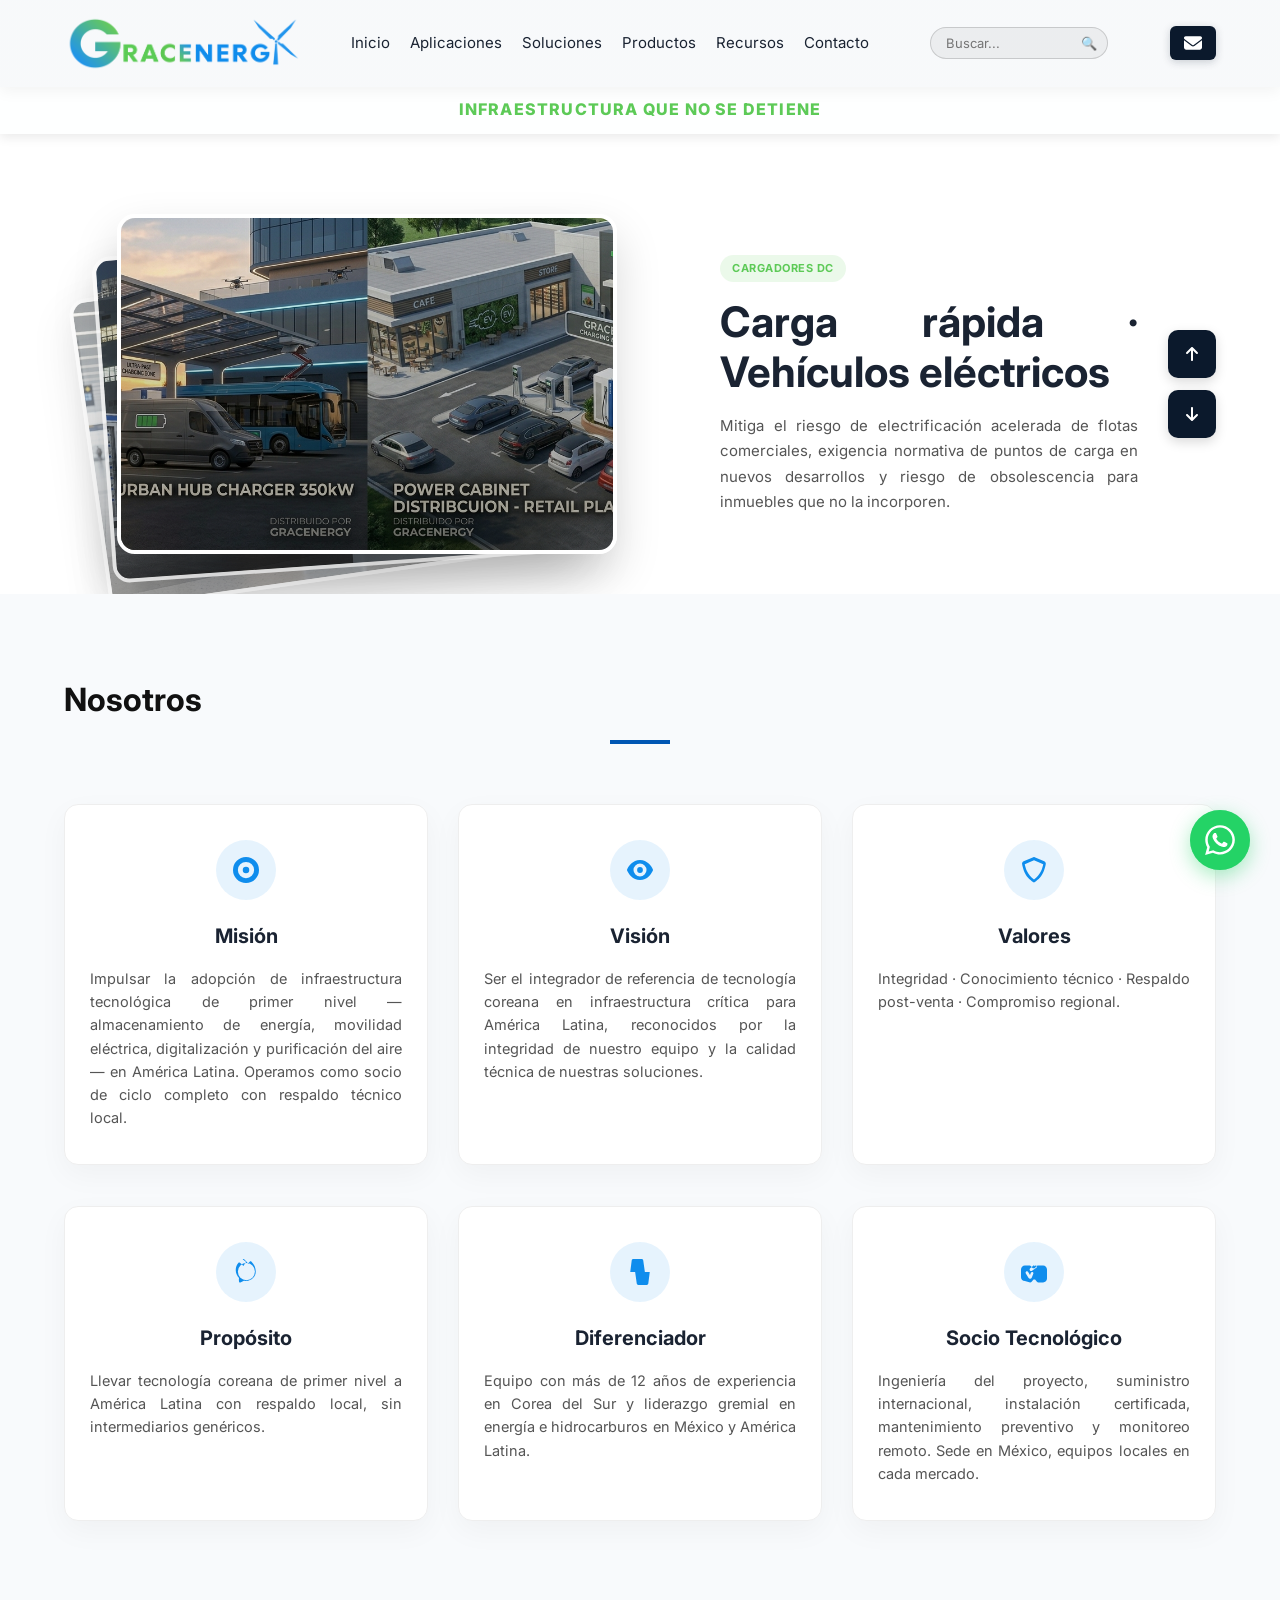
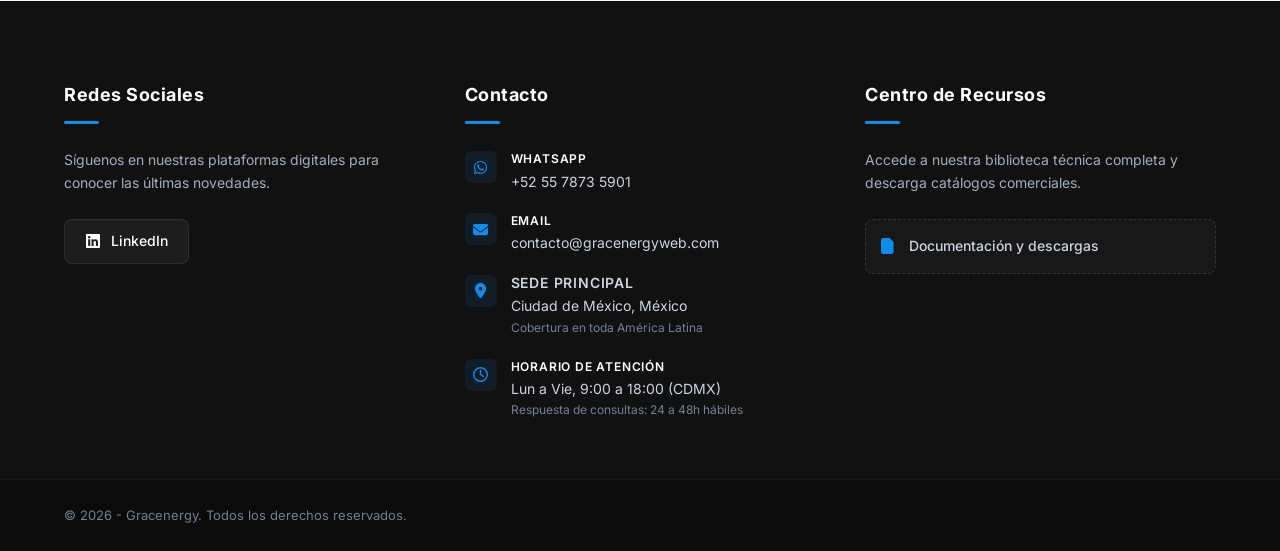
<file: index.html>
<!DOCTYPE html>
<html lang="es">
<head>
    <meta charset="UTF-8">
    <meta name="viewport" content="width=device-width, initial-scale=1.0">
    <title>Gracenergy</title>
    <link rel="preconnect" href="https://fonts.googleapis.com">
    <link rel="preconnect" href="https://fonts.gstatic.com" crossorigin>
    <link href="https://fonts.googleapis.com/css2?family=Inter:wght@300;400;500;600;700;800&display=swap" rel="stylesheet">
    <link rel="stylesheet" href="style.css">
</head>
<body>

<header class="navbar" id="navbar">
    <div class="nav-container">
        
        <a href="index.html" class="logo-container">
            <div class="logo-mock">
                <img src="img/logo.png" alt="Logo Gracenergy" class="logo-img">
            </div>
        </a>
        
        <div class="nav-and-stripe-wrapper">
            <nav class="nav-menu" id="nav-menu">
                <a href="index.html" class="nav-link">Inicio</a>
                <a href="aplicaciones.html" class="nav-link">Aplicaciones</a>
                <a href="soluciones.html" class="nav-link">Soluciones</a>
                <a href="productos.html" class="nav-link">Productos</a>
                <a href="recursos.html" class="nav-link">Recursos</a>
                <a href="contacto.html" class="nav-link">Contacto</a>

                <div class="search-container search-mobile-only">
                    <form class="global-search-form" autocomplete="off">
                        <input type="text" class="search-input" placeholder="Buscar...">
                        <button type="submit" class="search-btn">🔍</button>
                    </form>
                    <div class="search-results-box"></div>
                </div>
            </nav>
        </div>
        
        <div class="search-container search-desktop-only">
            <form id="global-search-form" autocomplete="off">
                <input type="text" id="search-input" placeholder="Buscar..." required>
                <button type="submit" id="search-btn">🔍</button>
            </form>
            <div id="search-results-dropdown" class="search-results-box"></div>
        </div>

        <div class="webmail-container">
            <a href="https://gracenergyweb.com/webmail/log-in" target="_blank" rel="noopener noreferrer" class="webmail-btn" title="Webmail" aria-label="Acceder al Webmail">
                <svg xmlns="http://www.w3.org/2000/svg" viewBox="0 0 512 512">
                    <path d="M48 64C21.5 64 0 85.5 0 112c0 15.1 7.1 29.3 19.2 38.4L236.8 313.6c11.4 8.5 27 8.5 38.4 0L492.8 150.4c12.1-9.1 19.2-23.3 19.2-38.4c0-26.5-21.5-48-48-48H48zM0 176V384c0 35.3 28.7 64 64 64H448c35.3 0 64-28.7 64-64V176L294.4 339.2c-22.8 17.1-54 17.1-76.8 0L0 176z"/>
                </svg>
            </a>
        </div>

        <button class="hamburger" id="hamburger" aria-label="Abrir menú">
            <span></span><span></span><span></span>
        </button>

    </div>
</header>

<div class="corporate-stripe-hero">
    <p class="stripe-text">Infraestructura que no se detiene</p>
</div>

    <section class="hero-arc-section" id="inicio">

        <div class="hero-arc-container">

            <div class="arc-carousel-wrapper">
                <div class="arc-carousel" id="arc-carousel">
                    <div class="arc-item active" data-index="0">
                        <img src="img/Gracenergy Solum ESS EV charger Plaza.png" alt="Carga rápida · Vehículos eléctricos">
                    </div>
                    <div class="arc-item" data-index="1">
                        <img src="img/Gracenergy Solum ESS.png" alt="Sistemas ESS">
                    </div>
                    <div class="arc-item" data-index="2">
                        <img src="img/Gracenergy Solum pick by light.png" alt="Señal digital ESL">
                    </div>
                    <div class="arc-item" data-index="3">
                        <img src="img/Ecover airport.png" alt="Purificadores de aire">
                    </div>
                </div>
            </div>

            <div class="arc-details-wrapper">
                <div class="arc-text-slider">
                    <div class="arc-detail-content active" data-index="0">
                        <span class="detail-tag">Cargadores DC</span>
                        <h1>Carga rápida · Vehículos eléctricos</h1>
                        <p>Mitiga el riesgo de electrificación acelerada de flotas comerciales, exigencia normativa de puntos de carga en nuevos desarrollos y riesgo de obsolescencia para inmuebles que no la incorporen.</p>
                    </div>
                    <div class="arc-detail-content" data-index="1">
                        <span class="detail-tag">Sistemas ESS</span>
                        <h1>Almacenamiento de energía · Sistemas ESS</h1>
                        <p>Mitiga el riesgo de apagones, picos tarifarios horarios, integración deficiente de generación solar y presión regulatoria por descarbonización. Exposición creciente para operaciones críticas e inmuebles.</p>
                    </div>
                    <div class="arc-detail-content" data-index="2">
                        <span class="detail-tag">Señaletica digital ESL</span>
                        <h1>Señalética digital · Etiquetas electrónicas + Pantallas comerciales</h1>
                        <p>Mitiga el riesgo de pérdida por error de precios, costo creciente de actualización manual, lentitud para activar promociones y desventaja frente a la competencia omnicanal.</p>
                    </div>
                    <div class="arc-detail-content" data-index="3">
                        <span class="detail-tag">Purificadores de aire</span>
                        <h1>Purificación del aire · Áreas grandes y semiabiertas</h1>
                        <p>Mitiga el riesgo de contaminación urbana persistente (PM2.5, PM0.3), riesgo sanitario en espacios de alta afluencia y endurecimiento de normativas de calidad de aire interior.</p>
                    </div>
                </div>

                <div class="arc-controls-vertical">
                    <button class="arc-v-btn" id="arc-prev-btn" aria-label="Imagen Anterior">
                        <svg xmlns="http://www.w3.org/2000/svg" viewBox="0 0 384 512">
                            <path d="M214.6 41.4c-12.5-12.5-32.8-12.5-45.3 0l-160 160c-12.5 12.5-12.5 32.8 0 45.3s32.8 12.5 45.3 0L160 141.2V448c0 17.7 14.3 32 32 32s32-14.3 32-32V141.2l105.4 105.4c12.5 12.5 32.8 12.5 45.3 0s12.5-32.8 0-45.3l-160-160z"/>
                        </svg>
                    </button>
                    <button class="arc-v-btn" id="arc-next-btn" aria-label="Siguiente Imagen">
                        <svg xmlns="http://www.w3.org/2000/svg" viewBox="0 0 384 512">
                            <path d="M169.4 470.6c12.5 12.5 32.8 12.5 45.3 0l160-160c12.5-12.5 12.5-32.8 0-45.3s-32.8-12.5-45.3 0L224 370.8V64c0-17.7-14.3-32-32-32s-32 14.3-32 32v306.7L54.6 265.4c-12.5-12.5-32.8-12.5-45.3 0s-12.5 32.8 0 45.3l160 160z"/>
                        </svg>
                    </button>
                </div>
            </div>

        </div>
    </section>


    <section class="about-section section-padding" id="nosotros">
        <div class="container">
            
            <div class="section-header">
                <h2>Nosotros</h2>
                <div class="bar"></div>
            </div>

            <div class="about-grid">
                <div class="about-card animate-on-scroll">
                    <div class="about-icon">
                        <svg xmlns="http://www.w3.org/2000/svg" viewBox="0 0 512 512">
                            <path d="M256 0a256 256 0 1 1 0 512 256 256 0 1 1 0-512zm0 96a160 160 0 1 0 0 320 160 160 0 1 0 0-320zm0 96a64 64 0 1 1 0 128 64 64 0 1 1 0-128z"/>
                        </svg>
                    </div>
                    <h3>Misión</h3>
                    <p>Impulsar la adopción de infraestructura tecnológica de primer nivel — almacenamiento de energía, movilidad eléctrica, digitalización y purificación del aire — en América Latina. Operamos como socio de ciclo completo con respaldo técnico local.</p>
                </div>

                <div class="about-card animate-on-scroll">
                    <div class="about-icon">
                        <svg xmlns="http://www.w3.org/2000/svg" viewBox="0 0 576 512">
                            <path d="M288 32c-80.8 0-145.5 36.8-192.6 80.6C48.6 156 17.3 208 2.5 243.7c-3.3 7.9-3.3 16.7 0 24.6C17.3 304 48.6 356 95.4 399.4C142.5 443.2 207.2 480 288 480s145.5-36.8 192.6-80.6c46.8-43.4 78.1-95.4 92.9-131.1c3.3-7.9 3.3-16.7 0-24.6c-14.9-35.7-46.2-87.7-93-131.1C433.5 68.8 368.8 32 288 32zM144 256a144 144 0 1 1 288 0 144 144 0 1 1 -288 0zm144-64a64 64 0 1 0 0 128 64 64 0 1 0 0-128z"/>
                        </svg>
                    </div>
                    <h3>Visión</h3>
                    <p>Ser el integrador de referencia de tecnología coreana en infraestructura crítica para América Latina, reconocidos por la integridad de nuestro equipo y la calidad técnica de nuestras soluciones.</p>
                </div>

                <div class="about-card animate-on-scroll">
                    <div class="about-icon">
                        <svg xmlns="http://www.w3.org/2000/svg" viewBox="0 0 512 512">
                            <path d="M256 0c4.6 0 9.2 1 13.4 2.9L457.7 82.8c22 9.3 34.3 31.9 30.2 55.4c-11.6 67.4-45.1 191.6-113 267.4c-35.6 39.7-74.2 68.4-102.1 88.6c-5.2 3.8-11.6 5.9-18.1 5.9s-12.9-2.1-18.1-5.9c-27.9-20.2-66.4-48.9-102.1-88.6c-67.9-75.7-101.4-200-113-267.4c-4.1-23.5 8.2-46.1 30.2-55.4L242.6 2.9C246.8 1 251.4 0 256 0zm0 64L74.2 140.5c3.6 22.4 17.2 81.6 44.7 138.5C148.9 339.7 197.6 398.3 256 444c58.4-45.7 107.1-104.3 137.1-165c27.5-56.9 41.1-116.1 44.7-138.5L256 64z"/>
                        </svg>
                    </div>
                    <h3>Valores</h3>
                    <p>Integridad · Conocimiento técnico · Respaldo post-venta · Compromiso regional.</p>
                </div>
            </div>

            <div class="about-grid m-top-40">
                <div class="about-card animate-on-scroll">
                    <div class="about-icon">
                        <svg xmlns="http://www.w3.org/2000/svg" viewBox="0 0 448 512">
                            <path d="M159.3 5.4c7.8-7.3 19.9-7.2 27.7 .1c27.6 25.9 53.5 53.8 77.7 84c11-14.4 23.5-27.4 37.3-38.9c7.7-6.4 19.1-6.1 26.5 .9C384 103.4 416 172.1 416 248c0 101.6-82.4 184-184 184c-12.7 0-25-1.3-36.9-3.7c-4.6-.9-9.4-.3-13.6 1.7L114.3 463c-10.2 4.9-22.3-.5-25.2-11.7c-3.6-14-5.4-28.7-5.4-43.8c0-11.9 1.1-23.5 3.2-34.7c-40.4-38.8-65.1-94-65.1-154.8c0-54.8 20.6-104.8 54.3-142.8c7.1-8 19-9.5 27.8-3.4c26.1 18.1 49.3 41.1 69.1 68.3c15-28.8 33-55.8 53.7-80.8L159.3 5.4zM232 416a168 168 0 1 0 0-336 168 168 0 1 0 0 336z"/>
                        </svg>
                    </div>
                    <h3>Propósito</h3>
                    <p>Llevar tecnología coreana de primer nivel a América Latina con respaldo local, sin intermediarios genéricos.</p>
                </div>

                <div class="about-card animate-on-scroll">
                    <div class="about-icon">
                        <svg xmlns="http://www.w3.org/2000/svg" viewBox="0 0 384 512">
                            <path d="M0 256L28.5 28c2-16 15.6-28 31.8-28H224c16.3 0 30.1 12.3 31.9 28.5L288 256H160L384 256l-28.5 228c-2 16-15.6 28-31.8 28H160c-16.3 0-30.1-12.3-31.9-28.5L96 256H224L0 256z"/>
                        </svg>
                    </div>
                    <h3>Diferenciador</h3>
                    <p>Equipo con más de 12 años de experiencia en Corea del Sur y liderazgo gremial en energía e hidrocarburos en México y América Latina.</p>
                </div>

                <div class="about-card animate-on-scroll">
                    <div class="about-icon">
                        <svg xmlns="http://www.w3.org/2000/svg" viewBox="0 0 640 512">
                            <path d="M323.4 85.2l-96.8 78.4c-16.1 13-19.2 36.2-7 53.1c11.8 16.3 34.3 20.4 51.1 9.3l108-72c11.3-7.5 16.6-21.1 13.1-34.1c-3.5-13-14.7-22.1-28.4-22.7c-13.7-.7-27.4 5.3-40 18zm-147 167c-12.1-15.5-34.3-18.1-49.5-6c-13.6 10.8-17.1 29.9-8.4 44.7l64.4 109.5c8.7 14.8 25.4 23.3 42.5 22.3c17.1-1 32.2-11.2 38.6-27.1l39.1-97.8c6.4-16-1.5-34.1-17.8-40.4c-16.3-6.3-34.7 1.6-40.8 17.8l-23 57.5-49.1-83.5zM0 192C0 139 43 96 96 96l115.2 0c14.2 0 27.6 6.3 36.7 17.2l35 42c6 7.3 14.9 11.5 24.3 11.5l11.5 0c9.4 0 18.2-4.2 24.3-11.5l35-42c9.1-10.9 22.5-17.2 36.7-17.2L544 96c53 0 96 43 96 96l0 224c0 53-43 96-96 96l-115.2 0c-14.2 0-27.6-6.3-36.7-17.2l-35-42c-6-7.3-14.9-11.5-24.3-11.5l-11.5 0c-9.4 0-18.2 4.2-24.3 11.5l-35 42c-9.1 10.9-22.5 17.2-36.7 17.2L96 480c-53 0-96-43-96-96L0 192z"/>
                        </svg>
                    </div>
                    <h3>Socio Tecnológico</h3>
                    <p>Ingeniería del proyecto, suministro internacional, instalación certificada, mantenimiento preventivo y monitoreo remoto. Sede en México, equipos locales en cada mercado.</p>
                </div>
            </div>

        </div>
    </section>

   <footer class="main-footer">
    <div class="container footer-grid">
        <div class="footer-col">
            <h3>Redes Sociales</h3>
            <div class="footer-bar"></div>
            <p class="footer-description">Síguenos en nuestras plataformas digitales para conocer las últimas novedades.</p>
            <div class="social-links-container">
                <a href="https://www.linkedin.com/company/gracenergy/" class="social-btn linkedin" target="_blank" rel="noopener noreferrer">
                    <svg xmlns="http://www.w3.org/2000/svg" viewBox="0 0 448 512"><path d="M416 32H31.9C14.3 32 0 46.5 0 64.3v383.4C0 465.5 14.3 480 31.9 480H416c17.6 0 32-14.5 32-32.3V64.3c0-17.8-14.4-32.3-32-32.3zM135.4 416H69V202.2h66.5V416zm-33.2-243c-21.3 0-38.5-17.3-38.5-38.5S80.9 96 102.2 96c21.2 0 38.5 17.3 38.5 38.5 0 21.3-17.2 38.5-38.5 38.5zm282.1 243h-66.4V312c0-24.8-.5-56.7-34.5-56.7-34.6 0-39.9 27-39.9 54.9V416h-66.4V202.2h63.7v29.2h.9c8.9-16.8 30.6-34.5 62.9-34.5 67.2 0 79.7 44.3 79.7 101.9V416z"/></svg>
                    <span>LinkedIn</span>
                </a>
            </div>
        </div>

        <div class="footer-col">
            <h3>Contacto</h3>
            <div class="footer-bar"></div>
            <ul class="footer-contact-list">
                <li>
                    <div class="footer-icon-box">
                        <svg xmlns="http://www.w3.org/2000/svg" viewBox="0 0 448 512"><path d="M380.9 97.1C339 55.1 283.2 32 223.9 32c-122.4 0-222 99.6-222 222 0 39.1 10.2 77.3 29.6 111L0 480l117.7-30.9c32.4 17.7 68.9 27 106.1 27h.1c122.3 0 224.1-99.6 224.1-222 0-59.3-25.2-115-67.1-157zm-157 341.6c-33.2 0-65.7-8.9-94-25.7l-6.7-4-69.8 18.3L72 359.2l-4.4-7c-18.5-29.4-28.2-63.3-28.2-98.2 0-101.7 82.8-184.5 184.6-184.5 49.3 0 95.6 19.2 130.4 54.1 34.8 34.9 56.2 81.2 56.1 130.5 0 101.8-84.9 184.6-186.6 184.6zm101.2-138.2c-5.5-2.8-32.8-16.2-37.9-18-5.1-1.9-8.8-2.8-12.5 2.8-3.7 5.6-14.3 18-17.6 21.8-3.2 3.7-6.5 4.2-12 1.4-32.6-16.3-54-29.1-75.5-66-5.7-9.8 5.7-9.1 16.3-30.3 1.8-3.7.9-6.9-.5-9.7-1.4-2.8-12.5-30.1-17.1-41.2-4.5-10.8-9.1-9.3-12.5-9.5-3.2-.2-6.9-.2-10.6-.2-3.7 0-9.7 1.4-14.8 6.9-5.1 5.6-19.4 19-19.4 46.3 0 27.3 19.9 53.7 22.6 57.4 2.8 3.7 39.1 59.7 94.8 83.8 35.2 15.2 49 16.5 66.6 13.9 10.7-1.6 32.8-13.4 37.4-26.4 4.6-13 4.6-24.1 3.2-26.4-1.3-2.5-5-3.9-10.5-6.6z"/></svg>
                    </div>
                    <div class="footer-text-box">
                        <strong>WhatsApp</strong>
                        <a href="https://wa.me/525578735901" target="_blank" rel="noopener noreferrer">+52 55 7873 5901</a>
                    </div>
                </li>
                <li>
                    <div class="footer-icon-box">
                        <svg xmlns="http://www.w3.org/2000/svg" viewBox="0 0 512 512"><path d="M48 64C21.5 64 0 85.5 0 112c0 15.1 7.1 29.3 19.2 38.4L236.8 313.6c11.4 8.5 27 8.5 38.4 0L492.8 150.4c12.1-9.1 19.2-23.3 19.2-38.4c0-26.5-21.5-48-48-48H48zM0 176V384c0 35.3 28.7 64 64 64H448c35.3 0 64-28.7 64-64V176L294.4 339.2c-22.8 17.1-54 17.1-76.8 0L0 176z"/></svg>
                    </div>
                    <div class="footer-text-box">
                        <strong>Email</strong>
                        <a href="mailto:contacto@gracenergyweb.com">contacto@gracenergyweb.com</a>
                    </div>
                </li>
                <li>
                    <div class="footer-icon-box">
                        <svg xmlns="http://www.w3.org/2000/svg" viewBox="0 0 384 512"><path d="M215.7 499.2C267 435 384 279.4 384 192C384 86 298 0 192 0S0 86 0 192c0 87.4 117 243 168.3 307.2c12.3 15.3 35.1 15.3 47.4 0zM192 256c-35.3 0-64-28.7-64-64s28.7-64 64-64s64 28.7 64 64s-28.7 64-64 64z"/></svg>
                    </div>
                    <div class="footer-text-box">
                        <strong><a href="https://maps.app.goo.gl/Ua9XUaSt6NqMBanWA">Sede Principal</a></strong>
                        <span>Ciudad de México, México</span>
                        <span class="info-meta">Cobertura en toda América Latina</span>
                    </div>
                </li>
                <li>
                    <div class="footer-icon-box">
                        <svg xmlns="http://www.w3.org/2000/svg" viewBox="0 0 512 512"><path d="M464 256A208 208 0 1 1 48 256a208 208 0 1 1 416 0zM0 256a256 256 0 1 0 512 0A256 256 0 1 0 0 256zM232 120V256c0 8 4 15.5 10.7 20l96 64c11 7.4 25.9 4.4 33.3-6.7s4.4-25.9-6.7-33.3L280 243.2V120c0-13.3-10.7-24-24-24s-24 10.7-24 24z"/></svg>
                    </div>
                    <div class="footer-text-box">
                        <strong>Horario de Atención</strong>
                        <span>Lun a Vie, 9:00 a 18:00 (CDMX)</span>
                        <span class="info-meta">Respuesta de consultas: 24 a 48h hábiles</span>
                    </div>
                </li>
            </ul>
        </div>

        <div class="footer-col">
            <h3>Centro de Recursos</h3>
            <div class="footer-bar"></div>
            <p class="footer-description">Accede a nuestra biblioteca técnica completa y descarga catálogos comerciales.</p>
            <ul class="footer-resource-list">
                <li>
                    <a href="recursos.html" class="resource-link">
                        <div class="resource-icon">
                            <svg xmlns="http://www.w3.org/2000/svg" viewBox="0 0 512 512"><path d="M64 464c-8.8 0-16-7.2-16-16V64c0-8.8 7.2-16 16-16H224v80c0 17.7 14.3 32 32 32h80V448c0 8.8-7.2 16-16 16H64zM336 128H256V48L336 128zM0 64C0 28.7 28.7 0 64 0H256c13.3 0 26 5.3 35.4 14.6l96 96c9.3 9.4 14.6 22.1 14.6 35.4V448c0 35.3-28.7 64-64 64H64c-35.3 0-64-28.7-64-64V64z"/></svg>
                        </div>
                        <span>Documentación y descargas</span>
                    </a>
                </li>
            </ul>
        </div>
    </div>

    <div class="footer-bottom">
        <div class="container bottom-flex">
            <p>&copy; 2026 - Gracenergy. Todos los derechos reservados.</p>
        </div>
    </div>
</footer>

    <a href="https://wa.me/525578735901?text=Hola,%20solicito%20información%20sobre%20sus%20soluciones%20industriales." 
       class="whatsapp-float" 
       target="_blank" 
       rel="noopener noreferrer" 
       aria-label="Contacto por WhatsApp">
        <div class="whatsapp-pulse-wrapper">
            <svg xmlns="http://www.w3.org/2000/svg" viewBox="0 0 448 512" class="whatsapp-icon">
                <path d="M380.9 97.1C339 55.1 283.2 32 223.9 32c-122.4 0-222 99.6-222 222 0 39.1 10.2 77.3 29.6 111L0 480l117.7-30.9c32.4 17.7 68.9 27 106.1 27h.1c122.3 0 224.1-99.6 224.1-222 0-59.3-25.2-115-67.1-157zm-157 341.6c-33.2 0-65.7-8.9-94-25.7l-6.7-4-69.8 18.3L72 359.2l-4.4-7c-18.5-29.4-28.2-63.3-28.2-98.2 0-101.7 82.8-184.5 184.6-184.5 49.3 0 95.6 19.2 130.4 54.1 34.8 34.9 56.2 81.2 56.1 130.5 0 101.8-84.9 184.6-186.6 184.6zm101.2-138.2c-5.5-2.8-32.8-16.2-37.9-18-5.1-1.9-8.8-2.8-12.5 2.8-3.7 5.6-14.3 18-17.6 21.8-3.2 3.7-6.5 4.2-12 1.4-32.6-16.3-54-29.1-75.5-66-5.7-9.8 5.7-9.1 16.3-30.3 1.8-3.7.9-6.9-.5-9.7-1.4-2.8-12.5-30.1-17.1-41.2-4.5-10.8-9.1-9.3-12.5-9.5-3.2-.2-6.9-.2-10.6-.2-3.7 0-9.7 1.4-14.8 6.9-5.1 5.6-19.4 19-19.4 46.3 0 27.3 19.9 53.7 22.6 57.4 2.8 3.7 39.1 59.7 94.8 83.8 35.2 15.2 49 16.5 66.6 13.9 10.7-1.6 32.8-13.4 37.4-26.4 4.6-13 4.6-24.1 3.2-26.4-1.3-2.5-5-3.9-10.5-6.6z"/>
            </svg>
        </div>
    </a>

    <script src="app.js"></script>
</body>
</html>
</file>
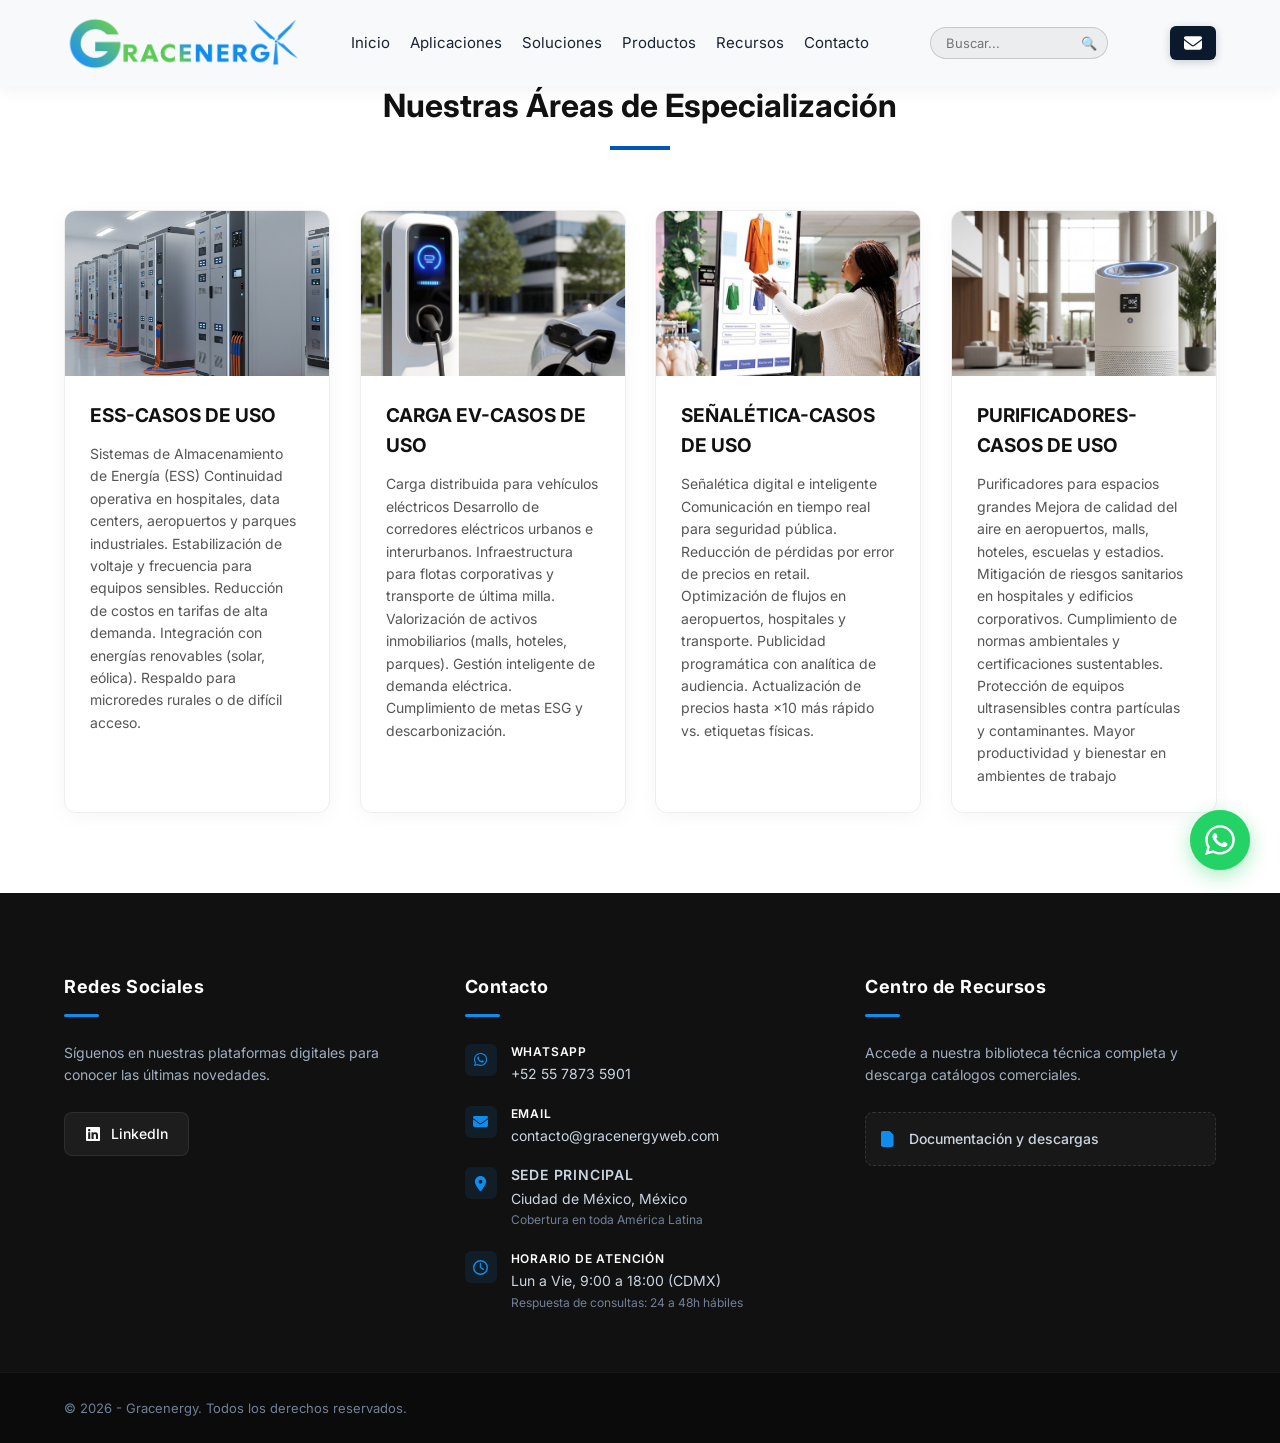
<file: aplicaciones.html>
<!DOCTYPE html>
<html lang="en">
<head>
    <meta charset="UTF-8">
    <meta name="viewport" content="width=device-width, initial-scale=1.0">
    <title>Gracenergy</title>
    <link rel="preconnect" href="https://fonts.googleapis.com">
    <link rel="preconnect" href="https://fonts.gstatic.com" crossorigin>
    <link href="https://fonts.googleapis.com/css2?family=Inter:wght@300;400;500;600;700;800&display=swap" rel="stylesheet">
    <link rel="stylesheet" href="style.css">
</head>
<body>

<header class="navbar" id="navbar">
    <div class="nav-container">
        
        <a href="index.html" class="logo-container">
            <div class="logo-mock">
                <img src="img/logo.png" alt="Logo Gracenergy" class="logo-img">
            </div>
        </a>
        
        <div class="nav-and-stripe-wrapper">
            <nav class="nav-menu" id="nav-menu">
                <a href="index.html" class="nav-link">Inicio</a>
                <a href="aplicaciones.html" class="nav-link">Aplicaciones</a>
                <a href="soluciones.html" class="nav-link">Soluciones</a>
                <a href="productos.html" class="nav-link">Productos</a>
                <a href="recursos.html" class="nav-link">Recursos</a>
                <a href="contacto.html" class="nav-link">Contacto</a>

                <div class="search-container search-mobile-only">
                    <form class="global-search-form" autocomplete="off">
                        <input type="text" class="search-input" placeholder="Buscar...">
                        <button type="submit" class="search-btn">🔍</button>
                    </form>
                    <div class="search-results-box"></div>
                </div>
            </nav>
        </div>
        
        <div class="search-container search-desktop-only">
            <form id="global-search-form" autocomplete="off">
                <input type="text" id="search-input" placeholder="Buscar..." required>
                <button type="submit" id="search-btn">🔍</button>
            </form>
            <div id="search-results-dropdown" class="search-results-box"></div>
        </div>

        <div class="webmail-container">
            <a href="https://gracenergyweb.com/webmail/log-in" target="_blank" rel="noopener noreferrer" class="webmail-btn" title="Webmail" aria-label="Acceder al Webmail">
                <svg xmlns="http://www.w3.org/2000/svg" viewBox="0 0 512 512">
                    <path d="M48 64C21.5 64 0 85.5 0 112c0 15.1 7.1 29.3 19.2 38.4L236.8 313.6c11.4 8.5 27 8.5 38.4 0L492.8 150.4c12.1-9.1 19.2-23.3 19.2-38.4c0-26.5-21.5-48-48-48H48zM0 176V384c0 35.3 28.7 64 64 64H448c35.3 0 64-28.7 64-64V176L294.4 339.2c-22.8 17.1-54 17.1-76.8 0L0 176z"/>
                </svg>
            </a>
        </div>

        <button class="hamburger" id="hamburger" aria-label="Abrir menú">
            <span></span><span></span><span></span>
        </button>

    </div>
</header>

<section class="section-padding features-section">
    <div class="container">
        
        <div class="section-header">
            <h2>Nuestras Áreas de Especialización</h2>
            <div class="bar"></div>
        </div>

        <div class="features-grid">
            
            <div class="feature-card reveal-item">
                <div class="feature-img-box">
                    <img src="img/ESS-CASOS DE USO.jpg" alt="Descripción de funcionalidad 1">
                </div>
                <div class="feature-info">
                    <h3>ESS-CASOS DE USO</h3>
                    <p>Sistemas de Almacenamiento de Energía (ESS) Continuidad operativa en hospitales, data centers, aeropuertos y parques industriales. Estabilización de voltaje y frecuencia para equipos sensibles. Reducción de costos en tarifas de alta demanda. Integración con energías renovables (solar, eólica). Respaldo para microredes rurales o de difícil acceso.</p>
                </div>
            </div>

            <div class="feature-card reveal-item">
                <div class="feature-img-box">
                    <img src="img/CARGA EV-CASOS DE USO.jpg" alt="Descripción de funcionalidad 2">
                </div>
                <div class="feature-info">
                    <h3>CARGA EV-CASOS DE USO</h3>
                    <p>Carga distribuida para vehículos eléctricos Desarrollo de corredores eléctricos urbanos e interurbanos. Infraestructura para flotas corporativas y transporte de última milla. Valorización de activos inmobiliarios (malls, hoteles, parques). Gestión inteligente de demanda eléctrica. Cumplimiento de metas ESG y descarbonización.</p>
                </div>
            </div>

            <div class="feature-card reveal-item">
                <div class="feature-img-box">
                    <img src="img/SEÑALÉTICA-CASOS DE USO.jpg" alt="Descripción de funcionalidad 3">
                </div>
                <div class="feature-info">
                    <h3>SEÑALÉTICA-CASOS DE USO</h3>
                    <p>Señalética digital e inteligente Comunicación en tiempo real para seguridad pública. Reducción de pérdidas por error de precios en retail. Optimización de flujos en aeropuertos, hospitales y transporte. Publicidad programática con analítica de audiencia. Actualización de precios hasta ×10 más rápido vs. etiquetas físicas.</p>
                </div>
            </div>

            <div class="feature-card reveal-item">
                <div class="feature-img-box">
                    <img src="img/PURIFICADORES-CASOS DE USO.jpg" alt="Descripción de funcionalidad 4">
                </div>
                <div class="feature-info">
                    <h3>PURIFICADORES-CASOS DE USO</h3>
                    <p>Purificadores para espacios grandes Mejora de calidad del aire en aeropuertos, malls, hoteles, escuelas y estadios. Mitigación de riesgos sanitarios en hospitales y edificios corporativos. Cumplimiento de normas ambientales y certificaciones sustentables. Protección de equipos ultrasensibles contra partículas y contaminantes. Mayor productividad y bienestar en ambientes de trabajo</p>
                </div>
            </div>

        </div>
    </div>
</section>


<footer class="main-footer">
    <div class="container footer-grid">
        <div class="footer-col">
            <h3>Redes Sociales</h3>
            <div class="footer-bar"></div>
            <p class="footer-description">Síguenos en nuestras plataformas digitales para conocer las últimas novedades.</p>
            <div class="social-links-container">
                <a href="https://www.linkedin.com/company/gracenergy/" class="social-btn linkedin" target="_blank" rel="noopener noreferrer">
                    <svg xmlns="http://www.w3.org/2000/svg" viewBox="0 0 448 512"><path d="M416 32H31.9C14.3 32 0 46.5 0 64.3v383.4C0 465.5 14.3 480 31.9 480H416c17.6 0 32-14.5 32-32.3V64.3c0-17.8-14.4-32.3-32-32.3zM135.4 416H69V202.2h66.5V416zm-33.2-243c-21.3 0-38.5-17.3-38.5-38.5S80.9 96 102.2 96c21.2 0 38.5 17.3 38.5 38.5 0 21.3-17.2 38.5-38.5 38.5zm282.1 243h-66.4V312c0-24.8-.5-56.7-34.5-56.7-34.6 0-39.9 27-39.9 54.9V416h-66.4V202.2h63.7v29.2h.9c8.9-16.8 30.6-34.5 62.9-34.5 67.2 0 79.7 44.3 79.7 101.9V416z"/></svg>
                    <span>LinkedIn</span>
                </a>
            </div>
        </div>

        <div class="footer-col">
            <h3>Contacto</h3>
            <div class="footer-bar"></div>
            <ul class="footer-contact-list">
                <li>
                    <div class="footer-icon-box">
                        <svg xmlns="http://www.w3.org/2000/svg" viewBox="0 0 448 512"><path d="M380.9 97.1C339 55.1 283.2 32 223.9 32c-122.4 0-222 99.6-222 222 0 39.1 10.2 77.3 29.6 111L0 480l117.7-30.9c32.4 17.7 68.9 27 106.1 27h.1c122.3 0 224.1-99.6 224.1-222 0-59.3-25.2-115-67.1-157zm-157 341.6c-33.2 0-65.7-8.9-94-25.7l-6.7-4-69.8 18.3L72 359.2l-4.4-7c-18.5-29.4-28.2-63.3-28.2-98.2 0-101.7 82.8-184.5 184.6-184.5 49.3 0 95.6 19.2 130.4 54.1 34.8 34.9 56.2 81.2 56.1 130.5 0 101.8-84.9 184.6-186.6 184.6zm101.2-138.2c-5.5-2.8-32.8-16.2-37.9-18-5.1-1.9-8.8-2.8-12.5 2.8-3.7 5.6-14.3 18-17.6 21.8-3.2 3.7-6.5 4.2-12 1.4-32.6-16.3-54-29.1-75.5-66-5.7-9.8 5.7-9.1 16.3-30.3 1.8-3.7.9-6.9-.5-9.7-1.4-2.8-12.5-30.1-17.1-41.2-4.5-10.8-9.1-9.3-12.5-9.5-3.2-.2-6.9-.2-10.6-.2-3.7 0-9.7 1.4-14.8 6.9-5.1 5.6-19.4 19-19.4 46.3 0 27.3 19.9 53.7 22.6 57.4 2.8 3.7 39.1 59.7 94.8 83.8 35.2 15.2 49 16.5 66.6 13.9 10.7-1.6 32.8-13.4 37.4-26.4 4.6-13 4.6-24.1 3.2-26.4-1.3-2.5-5-3.9-10.5-6.6z"/></svg>
                    </div>
                    <div class="footer-text-box">
                        <strong>WhatsApp</strong>
                        <a href="https://wa.me/525578735901" target="_blank" rel="noopener noreferrer">+52 55 7873 5901</a>
                    </div>
                </li>
                <li>
                    <div class="footer-icon-box">
                        <svg xmlns="http://www.w3.org/2000/svg" viewBox="0 0 512 512"><path d="M48 64C21.5 64 0 85.5 0 112c0 15.1 7.1 29.3 19.2 38.4L236.8 313.6c11.4 8.5 27 8.5 38.4 0L492.8 150.4c12.1-9.1 19.2-23.3 19.2-38.4c0-26.5-21.5-48-48-48H48zM0 176V384c0 35.3 28.7 64 64 64H448c35.3 0 64-28.7 64-64V176L294.4 339.2c-22.8 17.1-54 17.1-76.8 0L0 176z"/></svg>
                    </div>
                    <div class="footer-text-box">
                        <strong>Email</strong>
                        <a href="mailto:contacto@gracenergyweb.com">contacto@gracenergyweb.com</a>
                    </div>
                </li>
                <li>
                    <div class="footer-icon-box">
                        <svg xmlns="http://www.w3.org/2000/svg" viewBox="0 0 384 512"><path d="M215.7 499.2C267 435 384 279.4 384 192C384 86 298 0 192 0S0 86 0 192c0 87.4 117 243 168.3 307.2c12.3 15.3 35.1 15.3 47.4 0zM192 256c-35.3 0-64-28.7-64-64s28.7-64 64-64s64 28.7 64 64s-28.7 64-64 64z"/></svg>
                    </div>
                    <div class="footer-text-box">
                        <strong><a href="https://maps.app.goo.gl/Ua9XUaSt6NqMBanWA">Sede Principal</a></strong>
                        <span>Ciudad de México, México</span>
                        <span class="info-meta">Cobertura en toda América Latina</span>
                    </div>
                </li>
                <li>
                    <div class="footer-icon-box">
                        <svg xmlns="http://www.w3.org/2000/svg" viewBox="0 0 512 512"><path d="M464 256A208 208 0 1 1 48 256a208 208 0 1 1 416 0zM0 256a256 256 0 1 0 512 0A256 256 0 1 0 0 256zM232 120V256c0 8 4 15.5 10.7 20l96 64c11 7.4 25.9 4.4 33.3-6.7s4.4-25.9-6.7-33.3L280 243.2V120c0-13.3-10.7-24-24-24s-24 10.7-24 24z"/></svg>
                    </div>
                    <div class="footer-text-box">
                        <strong>Horario de Atención</strong>
                        <span>Lun a Vie, 9:00 a 18:00 (CDMX)</span>
                        <span class="info-meta">Respuesta de consultas: 24 a 48h hábiles</span>
                    </div>
                </li>
            </ul>
        </div>

        <div class="footer-col">
            <h3>Centro de Recursos</h3>
            <div class="footer-bar"></div>
            <p class="footer-description">Accede a nuestra biblioteca técnica completa y descarga catálogos comerciales.</p>
            <ul class="footer-resource-list">
                <li>
                    <a href="recursos.html" class="resource-link">
                        <div class="resource-icon">
                            <svg xmlns="http://www.w3.org/2000/svg" viewBox="0 0 512 512"><path d="M64 464c-8.8 0-16-7.2-16-16V64c0-8.8 7.2-16 16-16H224v80c0 17.7 14.3 32 32 32h80V448c0 8.8-7.2 16-16 16H64zM336 128H256V48L336 128zM0 64C0 28.7 28.7 0 64 0H256c13.3 0 26 5.3 35.4 14.6l96 96c9.3 9.4 14.6 22.1 14.6 35.4V448c0 35.3-28.7 64-64 64H64c-35.3 0-64-28.7-64-64V64z"/></svg>
                        </div>
                        <span>Documentación y descargas</span>
                    </a>
                </li>
            </ul>
        </div>
    </div>

    <div class="footer-bottom">
        <div class="container bottom-flex">
            <p>&copy; 2026 - Gracenergy. Todos los derechos reservados.</p>
        </div>
    </div>
</footer>

    <!-- boton de whastapp-->

    <a href="https://wa.me/525578735901?text=Hola,%20solicito%20información%20sobre%20sus%20soluciones%20industriales." 
       class="whatsapp-float" 
       target="_blank" 
       rel="noopener noreferrer" 
       aria-label="Contacto por WhatsApp">
        <div class="whatsapp-pulse-wrapper">
            <svg xmlns="http://www.w3.org/2000/svg" viewBox="0 0 448 512" class="whatsapp-icon">
                <path d="M380.9 97.1C339 55.1 283.2 32 223.9 32c-122.4 0-222 99.6-222 222 0 39.1 10.2 77.3 29.6 111L0 480l117.7-30.9c32.4 17.7 68.9 27 106.1 27h.1c122.3 0 224.1-99.6 224.1-222 0-59.3-25.2-115-67.1-157zm-157 341.6c-33.2 0-65.7-8.9-94-25.7l-6.7-4-69.8 18.3L72 359.2l-4.4-7c-18.5-29.4-28.2-63.3-28.2-98.2 0-101.7 82.8-184.5 184.6-184.5 49.3 0 95.6 19.2 130.4 54.1 34.8 34.9 56.2 81.2 56.1 130.5 0 101.8-84.9 184.6-186.6 184.6zm101.2-138.2c-5.5-2.8-32.8-16.2-37.9-18-5.1-1.9-8.8-2.8-12.5 2.8-3.7 5.6-14.3 18-17.6 21.8-3.2 3.7-6.5 4.2-12 1.4-32.6-16.3-54-29.1-75.5-66-5.7-9.8 5.7-9.1 16.3-30.3 1.8-3.7.9-6.9-.5-9.7-1.4-2.8-12.5-30.1-17.1-41.2-4.5-10.8-9.1-9.3-12.5-9.5-3.2-.2-6.9-.2-10.6-.2-3.7 0-9.7 1.4-14.8 6.9-5.1 5.6-19.4 19-19.4 46.3 0 27.3 19.9 53.7 22.6 57.4 2.8 3.7 39.1 59.7 94.8 83.8 35.2 15.2 49 16.5 66.6 13.9 10.7-1.6 32.8-13.4 37.4-26.4 4.6-13 4.6-24.1 3.2-26.4-1.3-2.5-5-3.9-10.5-6.6z"/>
            </svg>
        </div>
    </a>
      <script src="app.js"></script>
</body>
</html>
</file>
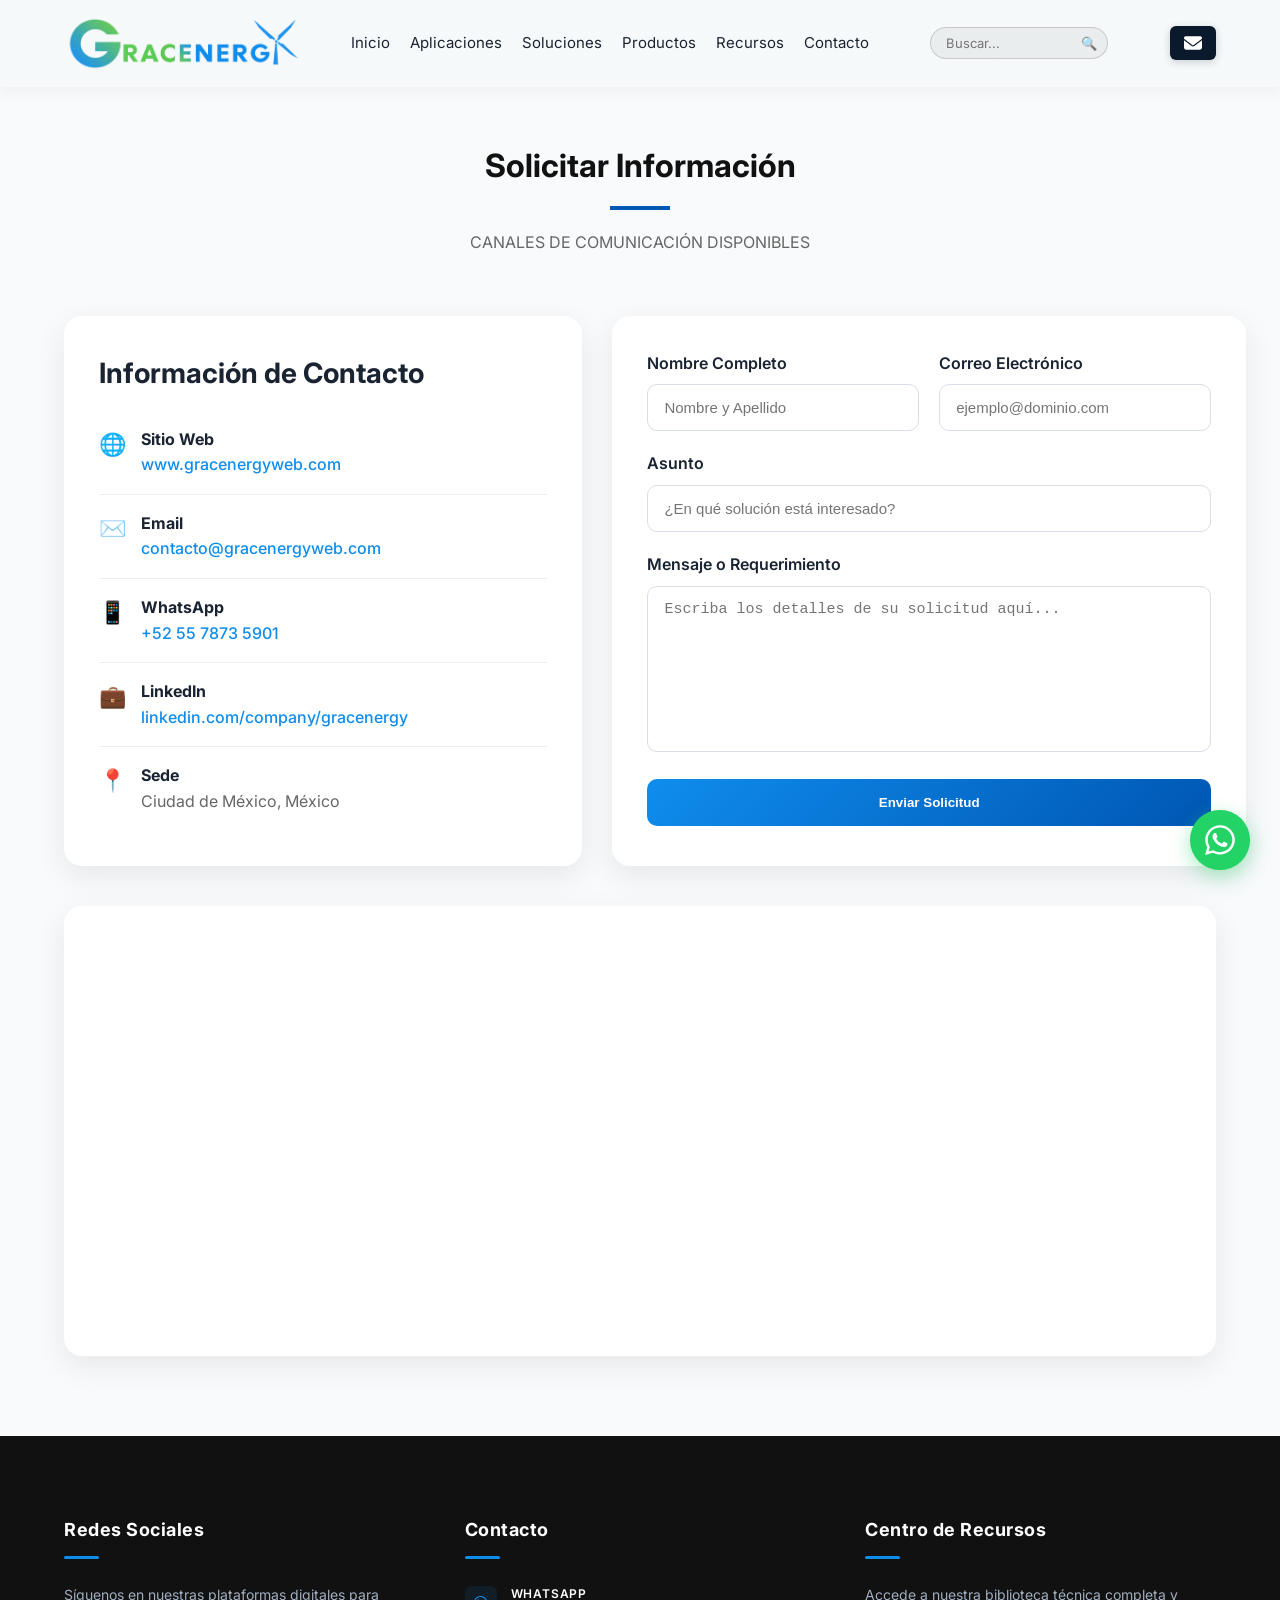
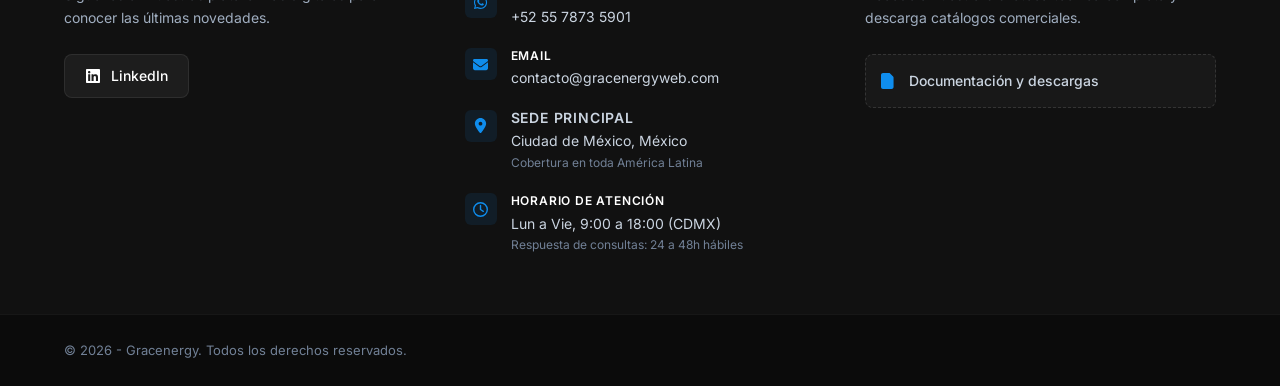
<file: contacto.html>
<!DOCTYPE html>
<html lang="es">
<head>
    <meta charset="UTF-8">
    <meta name="viewport" content="width=device-width, initial-scale=1.0">
    
    <title>Contacto - Gracenergy</title>
    <meta name="description" content="Acceda al catálogo y repositorio técnico especializado de Gracenergy en Quito, Ecuador. Descargue brochures de soluciones modulares, fichas de sistemas de almacenamiento de energía y manuales de operación.">
    <meta name="keywords" content="Gracenergy, fichas tecnicas, catalogos electricos, infraestructura energetica, manuales de operacion, baterias de litio Ecuador, cargadores vehiculos electricos, transformadores de potencia, quito">
    <link rel="canonical" href="https://gracenergyweb.com/recursos.html">
    
    <link rel="preconnect" href="https://fonts.googleapis.com">
    <link rel="preconnect" href="https://fonts.gstatic.com" crossorigin>
    <link href="https://fonts.googleapis.com/css2?family=Inter:wght@300;400;500;600;700&display=swap" rel="stylesheet">
    <link rel="stylesheet" href="style.css">
</head>
<body>

<header class="navbar" id="navbar">
    <div class="nav-container">
        
        <a href="index.html" class="logo-container">
            <div class="logo-mock">
                <img src="img/logo.png" alt="Logo Gracenergy" class="logo-img">
            </div>
        </a>
        
        <div class="nav-and-stripe-wrapper">
            <nav class="nav-menu" id="nav-menu">
                <a href="index.html" class="nav-link">Inicio</a>
                <a href="aplicaciones.html" class="nav-link">Aplicaciones</a>
                <a href="soluciones.html" class="nav-link">Soluciones</a>
                <a href="productos.html" class="nav-link">Productos</a>
                <a href="recursos.html" class="nav-link">Recursos</a>
                <a href="contacto.html" class="nav-link">Contacto</a>

                <div class="search-container search-mobile-only">
                    <form class="global-search-form" autocomplete="off">
                        <input type="text" class="search-input" placeholder="Buscar...">
                        <button type="submit" class="search-btn">🔍</button>
                    </form>
                    <div class="search-results-box"></div>
                </div>
            </nav>
        </div>
        
        <div class="search-container search-desktop-only">
            <form id="global-search-form" autocomplete="off">
                <input type="text" id="search-input" placeholder="Buscar..." required>
                <button type="submit" id="search-btn">🔍</button>
            </form>
            <div id="search-results-dropdown" class="search-results-box"></div>
        </div>

        <div class="webmail-container">
            <a href="https://gracenergyweb.com/webmail/log-in" target="_blank" rel="noopener noreferrer" class="webmail-btn" title="Webmail" aria-label="Acceder al Webmail">
                <svg xmlns="http://www.w3.org/2000/svg" viewBox="0 0 512 512">
                    <path d="M48 64C21.5 64 0 85.5 0 112c0 15.1 7.1 29.3 19.2 38.4L236.8 313.6c11.4 8.5 27 8.5 38.4 0L492.8 150.4c12.1-9.1 19.2-23.3 19.2-38.4c0-26.5-21.5-48-48-48H48zM0 176V384c0 35.3 28.7 64 64 64H448c35.3 0 64-28.7 64-64V176L294.4 339.2c-22.8 17.1-54 17.1-76.8 0L0 176z"/>
                </svg>
            </a>
        </div>

        <button class="hamburger" id="hamburger" aria-label="Abrir menú">
            <span></span><span></span><span></span>
        </button>

    </div>
</header>
    
<section id="contacto" class="contact-section section-padding">
    <div class="container">

        <div class="section-header">
            <h2>Solicitar Información</h2>
            <div class="bar"></div>
            <p class="contact-subtitle">
                CANALES DE COMUNICACIÓN DISPONIBLES
            </p>
        </div>

        <div class="contact-top-grid">

            <div class="contact-left-column">
                <div class="contact-info-card">

                    <h3>Información de Contacto</h3>

                    <div class="info-item">
                        <div class="info-icon">🌐</div>
                        <div class="info-content-block">
                            <strong>Sitio Web</strong>
                            <span>
                                <a href="https://www.gracenergyweb.com" target="_blank">
                                    www.gracenergyweb.com
                                </a>
                            </span>
                        </div>
                    </div>

                    <div class="info-item">
                        <div class="info-icon">✉️</div>
                        <div class="info-content-block">
                            <strong>Email</strong>
                            <span>
                                <a href="mailto:contacto@gracenergyweb.com">
                                    contacto@gracenergyweb.com
                                </a>
                            </span>
                        </div>
                    </div>

                    <div class="info-item">
                        <div class="info-icon">📱</div>
                        <div class="info-content-block">
                            <strong>WhatsApp</strong>
                            <span>
                                <a href="https://wa.me/525578735901" target="_blank">
                                    +52 55 7873 5901
                                </a>
                            </span>
                        </div>
                    </div>

                    <div class="info-item">
                        <div class="info-icon">💼</div>
                        <div class="info-content-block">
                            <strong>LinkedIn</strong>
                            <span>
                                <a href="https://www.linkedin.com/company/gracenergy" target="_blank">
                                    linkedin.com/company/gracenergy
                                </a>
                            </span>
                        </div>
                    </div>

                    <div class="info-item">
                        <div class="info-icon">📍</div>
                        <div class="info-content-block">
                            <strong>Sede</strong>
                            <span>Ciudad de México, México</span>
                        </div>
                    </div>

                </div>
            </div>

            <div class="contact-form-wrapper">
                <form class="contact-form" id="infoForm">

                    <div class="form-row">
                        <div class="form-group">
                            <label for="nombre">Nombre Completo</label>
                            <input
                                type="text"
                                id="nombre"
                                name="nombre"
                                placeholder="Nombre y Apellido"
                                required>
                        </div>

                        <div class="form-group">
                            <label for="correo">Correo Electrónico</label>
                            <input
                                type="email"
                                id="correo"
                                name="correo"
                                placeholder="ejemplo@dominio.com"
                                required>
                        </div>
                    </div>

                    <div class="form-group">
                        <label for="asunto">Asunto</label>
                        <input
                            type="text"
                            id="asunto"
                            name="asunto"
                            placeholder="¿En qué solución está interesado?"
                            required>
                    </div>

                    <div class="form-group">
                        <label for="mensaje">Mensaje o Requerimiento</label>
                        <textarea
                            id="mensaje"
                            name="mensaje"
                            rows="8"
                            placeholder="Escriba los detalles de su solicitud aquí..."
                            required></textarea>
                    </div>

                    <button type="submit" class="btn-contact">
                        Enviar Solicitud
                    </button>

                </form>
            </div>

        </div> <div class="map-card">
            <iframe
                src="https://www.google.com/maps/embed?pb=!1m18!1m12!1m3!1d3013.6700035903027!2d-99.17365710000001!3d19.394584!2m3!1f0!2f0!3f0!3m2!1i1024!2i768!4f13.1!3m3!1m2!1s0x85d1ff718f4416e1%3A0x6e35698f0852629c!2sWorld%20Trade%20Center%20Ciudad%20de%20M%C3%A9xico!5e1!3m2!1ses-419!2sec!4v1781119595700!5m2!1ses-419!2sec"
                allowfullscreen
                loading="lazy">
            </iframe>
        </div>

    </div>
</section>

<footer class="main-footer">
    <div class="container footer-grid">
        <div class="footer-col">
            <h3>Redes Sociales</h3>
            <div class="footer-bar"></div>
            <p class="footer-description">Síguenos en nuestras plataformas digitales para conocer las últimas novedades.</p>
            <div class="social-links-container">
                <a href="https://www.linkedin.com/company/gracenergy/" class="social-btn linkedin" target="_blank" rel="noopener noreferrer">
                    <svg xmlns="http://www.w3.org/2000/svg" viewBox="0 0 448 512"><path d="M416 32H31.9C14.3 32 0 46.5 0 64.3v383.4C0 465.5 14.3 480 31.9 480H416c17.6 0 32-14.5 32-32.3V64.3c0-17.8-14.4-32.3-32-32.3zM135.4 416H69V202.2h66.5V416zm-33.2-243c-21.3 0-38.5-17.3-38.5-38.5S80.9 96 102.2 96c21.2 0 38.5 17.3 38.5 38.5 0 21.3-17.2 38.5-38.5 38.5zm282.1 243h-66.4V312c0-24.8-.5-56.7-34.5-56.7-34.6 0-39.9 27-39.9 54.9V416h-66.4V202.2h63.7v29.2h.9c8.9-16.8 30.6-34.5 62.9-34.5 67.2 0 79.7 44.3 79.7 101.9V416z"/></svg>
                    <span>LinkedIn</span>
                </a>
            </div>
        </div>

        <div class="footer-col">
            <h3>Contacto</h3>
            <div class="footer-bar"></div>
            <ul class="footer-contact-list">
                <li>
                    <div class="footer-icon-box">
                        <svg xmlns="http://www.w3.org/2000/svg" viewBox="0 0 448 512"><path d="M380.9 97.1C339 55.1 283.2 32 223.9 32c-122.4 0-222 99.6-222 222 0 39.1 10.2 77.3 29.6 111L0 480l117.7-30.9c32.4 17.7 68.9 27 106.1 27h.1c122.3 0 224.1-99.6 224.1-222 0-59.3-25.2-115-67.1-157zm-157 341.6c-33.2 0-65.7-8.9-94-25.7l-6.7-4-69.8 18.3L72 359.2l-4.4-7c-18.5-29.4-28.2-63.3-28.2-98.2 0-101.7 82.8-184.5 184.6-184.5 49.3 0 95.6 19.2 130.4 54.1 34.8 34.9 56.2 81.2 56.1 130.5 0 101.8-84.9 184.6-186.6 184.6zm101.2-138.2c-5.5-2.8-32.8-16.2-37.9-18-5.1-1.9-8.8-2.8-12.5 2.8-3.7 5.6-14.3 18-17.6 21.8-3.2 3.7-6.5 4.2-12 1.4-32.6-16.3-54-29.1-75.5-66-5.7-9.8 5.7-9.1 16.3-30.3 1.8-3.7.9-6.9-.5-9.7-1.4-2.8-12.5-30.1-17.1-41.2-4.5-10.8-9.1-9.3-12.5-9.5-3.2-.2-6.9-.2-10.6-.2-3.7 0-9.7 1.4-14.8 6.9-5.1 5.6-19.4 19-19.4 46.3 0 27.3 19.9 53.7 22.6 57.4 2.8 3.7 39.1 59.7 94.8 83.8 35.2 15.2 49 16.5 66.6 13.9 10.7-1.6 32.8-13.4 37.4-26.4 4.6-13 4.6-24.1 3.2-26.4-1.3-2.5-5-3.9-10.5-6.6z"/></svg>
                    </div>
                    <div class="footer-text-box">
                        <strong>WhatsApp</strong>
                        <a href="https://wa.me/525578735901" target="_blank" rel="noopener noreferrer">+52 55 7873 5901</a>
                    </div>
                </li>
                <li>
                    <div class="footer-icon-box">
                        <svg xmlns="http://www.w3.org/2000/svg" viewBox="0 0 512 512"><path d="M48 64C21.5 64 0 85.5 0 112c0 15.1 7.1 29.3 19.2 38.4L236.8 313.6c11.4 8.5 27 8.5 38.4 0L492.8 150.4c12.1-9.1 19.2-23.3 19.2-38.4c0-26.5-21.5-48-48-48H48zM0 176V384c0 35.3 28.7 64 64 64H448c35.3 0 64-28.7 64-64V176L294.4 339.2c-22.8 17.1-54 17.1-76.8 0L0 176z"/></svg>
                    </div>
                    <div class="footer-text-box">
                        <strong>Email</strong>
                        <a href="mailto:contacto@gracenergyweb.com">contacto@gracenergyweb.com</a>
                    </div>
                </li>
                <li>
                    <div class="footer-icon-box">
                        <svg xmlns="http://www.w3.org/2000/svg" viewBox="0 0 384 512"><path d="M215.7 499.2C267 435 384 279.4 384 192C384 86 298 0 192 0S0 86 0 192c0 87.4 117 243 168.3 307.2c12.3 15.3 35.1 15.3 47.4 0zM192 256c-35.3 0-64-28.7-64-64s28.7-64 64-64s64 28.7 64 64s-28.7 64-64 64z"/></svg>
                    </div>
                    <div class="footer-text-box">
                        <strong><a href="https://maps.app.goo.gl/Ua9XUaSt6NqMBanWA">Sede Principal</a></strong>
                        <span>Ciudad de México, México</span>
                        <span class="info-meta">Cobertura en toda América Latina</span>
                    </div>
                </li>
                <li>
                    <div class="footer-icon-box">
                        <svg xmlns="http://www.w3.org/2000/svg" viewBox="0 0 512 512"><path d="M464 256A208 208 0 1 1 48 256a208 208 0 1 1 416 0zM0 256a256 256 0 1 0 512 0A256 256 0 1 0 0 256zM232 120V256c0 8 4 15.5 10.7 20l96 64c11 7.4 25.9 4.4 33.3-6.7s4.4-25.9-6.7-33.3L280 243.2V120c0-13.3-10.7-24-24-24s-24 10.7-24 24z"/></svg>
                    </div>
                    <div class="footer-text-box">
                        <strong>Horario de Atención</strong>
                        <span>Lun a Vie, 9:00 a 18:00 (CDMX)</span>
                        <span class="info-meta">Respuesta de consultas: 24 a 48h hábiles</span>
                    </div>
                </li>
            </ul>
        </div>

        <div class="footer-col">
            <h3>Centro de Recursos</h3>
            <div class="footer-bar"></div>
            <p class="footer-description">Accede a nuestra biblioteca técnica completa y descarga catálogos comerciales.</p>
            <ul class="footer-resource-list">
                <li>
                    <a href="recursos.html" class="resource-link">
                        <div class="resource-icon">
                            <svg xmlns="http://www.w3.org/2000/svg" viewBox="0 0 512 512"><path d="M64 464c-8.8 0-16-7.2-16-16V64c0-8.8 7.2-16 16-16H224v80c0 17.7 14.3 32 32 32h80V448c0 8.8-7.2 16-16 16H64zM336 128H256V48L336 128zM0 64C0 28.7 28.7 0 64 0H256c13.3 0 26 5.3 35.4 14.6l96 96c9.3 9.4 14.6 22.1 14.6 35.4V448c0 35.3-28.7 64-64 64H64c-35.3 0-64-28.7-64-64V64z"/></svg>
                        </div>
                        <span>Documentación y descargas</span>
                    </a>
                </li>
            </ul>
        </div>
    </div>

    <div class="footer-bottom">
        <div class="container bottom-flex">
            <p>© 2026 - Gracenergy. Todos los derechos reservados.</p>
        </div>
    </div>
</footer>

<a href="https://wa.me/525578735901?text=Hola,%20solicito%20información%20sobre%20sus%20soluciones%20industriales." 
   class="whatsapp-float" 
   target="_blank" 
   rel="noopener noreferrer" 
   aria-label="Contacto por WhatsApp">
    <div class="whatsapp-pulse-wrapper">
        <svg xmlns="http://www.w3.org/2000/svg" viewBox="0 0 448 512" class="whatsapp-icon">
            <path d="M380.9 97.1C339 55.1 283.2 32 223.9 32c-122.4 0-222 99.6-222 222 0 39.1 10.2 77.3 29.6 111L0 480l117.7-30.9c32.4 17.7 68.9 27 106.1 27h.1c122.3 0 224.1-99.6 224.1-222 0-59.3-25.2-115-67.1-157zm-157 341.6c-33.2 0-65.7-8.9-94-25.7l-6.7-4-69.8 18.3L72 359.2l-4.4-7c-18.5-29.4-28.2-63.3-28.2-98.2 0-101.7 82.8-184.5 184.6-184.5 49.3 0 95.6 19.2 130.4 54.1 34.8 34.9 56.2 81.2 56.1 130.5 0 101.8-84.9 184.6-186.6 184.6zm101.2-138.2c-5.5-2.8-32.8-16.2-37.9-18-5.1-1.9-8.8-2.8-12.5 2.8-3.7 5.6-14.3 18-17.6 21.8-3.2 3.7-6.5 4.2-12 1.4-32.6-16.3-54-29.1-75.5-66-5.7-9.8 5.7-9.1 16.3-30.3 1.8-3.7.9-6.9-.5-9.7-1.4-2.8-12.5-30.1-17.1-41.2-4.5-10.8-9.1-9.3-12.5-9.5-3.2-.2-6.9-.2-10.6-.2-3.7 0-9.7 1.4-14.8 6.9-5.1 5.6-19.4 19-19.4 46.3 0 27.3 19.9 53.7 22.6 57.4 2.8 3.7 39.1 59.7 94.8 83.8 35.2 15.2 49 16.5 66.6 13.9 10.7-1.6 32.8-13.4 37.4-26.4 4.6-13 4.6-24.1 3.2-26.4-1.3-2.5-5-3.9-10.5-6.6z"/>
        </svg>
    </div>
</a>

<script src="app.js"></script>
</body>
</html>
</file>
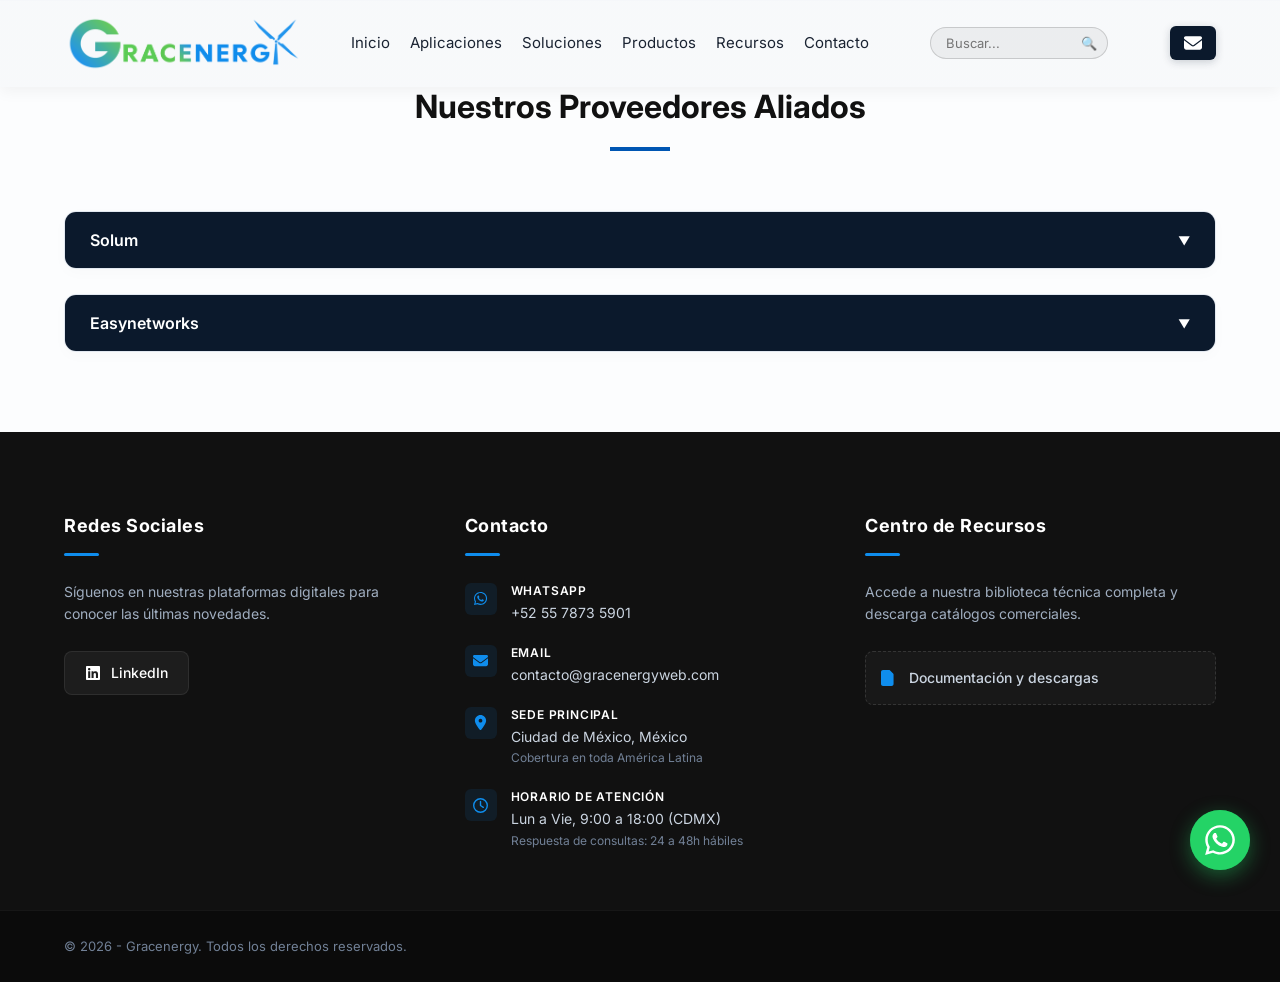
<file: productos.html>
<!DOCTYPE html>
<html lang="es">
<head>
    <meta charset="UTF-8">
    <meta name="viewport" content="width=device-width, initial-scale=1.0">
    <title>Productos | Gracenergy</title>
    <link rel="preconnect" href="https://fonts.googleapis.com">
    <link rel="preconnect" href="https://fonts.gstatic.com" crossorigin>
    <link href="https://fonts.googleapis.com/css2?family=Inter:wght@300;400;500;600;700;800&display=swap" rel="stylesheet">
    <link rel="stylesheet" href="style.css">
</head>
<body>

<header class="navbar" id="navbar">
    <div class="nav-container">
        
        <a href="index.html" class="logo-container">
            <div class="logo-mock">
                <img src="img/logo.png" alt="Logo Gracenergy" class="logo-img">
            </div>
        </a>
        
        <div class="nav-and-stripe-wrapper">
            <nav class="nav-menu" id="nav-menu">
                <a href="index.html" class="nav-link">Inicio</a>
                <a href="aplicaciones.html" class="nav-link">Aplicaciones</a>
                <a href="soluciones.html" class="nav-link">Soluciones</a>
                <a href="productos.html" class="nav-link">Productos</a>
                <a href="recursos.html" class="nav-link">Recursos</a>
                <a href="contacto.html" class="nav-link">Contacto</a>

                <div class="search-container search-mobile-only">
                    <form class="global-search-form" autocomplete="off">
                        <input type="text" class="search-input" placeholder="Buscar...">
                        <button type="submit" class="search-btn">🔍</button>
                    </form>
                    <div class="search-results-box"></div>
                </div>
            </nav>
        </div>
        
        <div class="search-container search-desktop-only">
            <form id="global-search-form" autocomplete="off">
                <input type="text" id="search-input" placeholder="Buscar..." required>
                <button type="submit" id="search-btn">🔍</button>
            </form>
            <div id="search-results-dropdown" class="search-results-box"></div>
        </div>

        <div class="webmail-container">
            <a href="https://gracenergyweb.com/webmail/log-in" target="_blank" rel="noopener noreferrer" class="webmail-btn" title="Webmail" aria-label="Acceder al Webmail">
                <svg xmlns="http://www.w3.org/2000/svg" viewBox="0 0 512 512">
                    <path d="M48 64C21.5 64 0 85.5 0 112c0 15.1 7.1 29.3 19.2 38.4L236.8 313.6c11.4 8.5 27 8.5 38.4 0L492.8 150.4c12.1-9.1 19.2-23.3 19.2-38.4c0-26.5-21.5-48-48-48H48zM0 176V384c0 35.3 28.7 64 64 64H448c35.3 0 64-28.7 64-64V176L294.4 339.2c-22.8 17.1-54 17.1-76.8 0L0 176z"/>
                </svg>
            </a>
        </div>

        <button class="hamburger" id="hamburger" aria-label="Abrir menú">
            <span></span><span></span><span></span>
        </button>

    </div>
</header>

<section class="suppliers-section">
    <div class="container">
        <div class="section-header">
            <h2>Nuestros Proveedores Aliados</h2>
            <div class="bar"></div>
        </div>

        <div class="suppliers-wrapper">
            <div class="supplier-group">
                <button class="supplier-toggle-btn" data-target="subsections-prov1">
                    <span class="supplier-title">Solum</span>
                    <span class="toggle-icon">▼</span>
                </button>
                
                <div id="subsections-prov1" class="supplier-content collapsible-content">
                    <div class="supplier-subsection">
                        <div class="subsection-banner">
                            <img src="img/Gracenergy Solum ESS.png" alt="Sistemas de Respaldo Crítico Solum">
                        </div>
                        <div class="subsection-desc">
                            <span class="subsection-tag">Almacenamiento de Energía</span>
                            <h3>Resiliencia energética escalable desde el hogar hasta la gran escala industrial con tecnología de almacenamiento de vanguardia.</h3>
                            <ul class="subsection-spec-list">
                                <li>Módulos modulares: de 5.12 kWh (montaje en pared o estantería) hasta sistemas móviles sobre ruedas de 10–16 kWh</li>
                                <li>Soluciones All-in-One: gabinetes de 260 kWh y contenedores escalables hasta 1.2 MWh</li>
                                <li>Aplicaciones: hogar, edificios, industria, granjas solares y operadores de red </li>
                            </ul>
                        </div>
                    </div>

                    <div class="supplier-subsection">
                        <div class="subsection-banner">
                            <img src="img/Gracenergy Solum ESS EV charger Plaza.png" alt="Almacenamiento de Energía en Litio">
                        </div>
                        <div class="subsection-desc">
                            <span class="subsection-tag">Carga Vehicular</span>
                            <h3>Infraestructura de carga DC de alta potencia con gestión avanzada de calor para preservar el rendimiento en operación continua.</h3>
                            <ul class="subsection-spec-list">
                                <li>Unidades de potencia DC: de 30–60 kW y de 120–180 kW para fabricantes y operadores de red</li>
                                <li>Estaciones de carga: con unidades individuales DC de 50 kW y hasta 200 kW, con inversores AC–DC y software opcional</li>
                                <li>Aplicaciones: gasolineras, estacionamientos, hubs logísticos, residencial premium y smart city</li>
                            </ul>
                        </div>
                    </div>

                    <div class="supplier-subsection">
                        <div class="subsection-banner">
                            <img src="img/Gracenergy Solum pick by light.png" alt="Sistemas de Monitoreo Remoto">
                        </div>
                        <div class="subsection-desc">
                            <span class="subsection-tag">Señalética Inteligente</span>
                            <h3>Transformación digital del punto de venta con etiquetas en papel electrónico y pantallas comerciales de ultra bajo consumo.</h3>
                            <ul class="subsection-spec-list">
                                <li>ESL — Etiquetas electrónicas: monocromáticas o a color para retail e industria, hasta 10 años de batería, actualización remota encriptada</li>
                                <li>IEPD — Pantallas de papel digital: 13.3'' a 32'', batería recargable de larga duración, ideales para ferias y exhibiciones</li>
                                <li>Pantallas LCD / LED / OLED: hasta 82'', interior y exterior, modelos ultrafinos sin marco</li>
                            </ul>
                        </div>
                    </div>
                </div>
            </div>

            <div class="supplier-group">
                <button class="supplier-toggle-btn" data-target="subsections-prov2">
                    <span class="supplier-title">Easynetworks</span>
                    <span class="toggle-icon">▼</span>
                </button>
                
                <div id="subsections-prov2" class="supplier-content collapsible-content">
                    <div class="supplier-subsection">
                        <div class="subsection-banner">
                            <img src="img/Ecover airport.png" alt="Celdas de Media Tensión e Infraestructura">
                        </div>
                        <div class="subsection-desc">
                            <span class="subsection-tag">Purificación del Aire</span>
                            <h3>Sistemas de purificación de alto rango que reducen significativamente virus, bacterias y partículas en suspensión en áreas de alta afluencia.</h3>
                            <ul class="subsection-spec-list">
                                <li>Eficacia comprobada: elimina >99% de virus y bacterias, partículas PM2.5 / PM0.3, gases nocivos y olores</li>
                                <li>Cobertura por unidad: de 100 a 1,200 m² · sustituye eficientemente a 5 purificadores convencionales</li>
                                <li>Aplicaciones: colegios, hospitales, estaciones de metro, centros de convenciones, coliseos </li>
                            </ul>
                        </div>
                    </div>
                </div>
            </div>

        </div>
    </div>
</section>

<footer class="main-footer">
    <div class="container footer-grid">
        <div class="footer-col">
            <h3>Redes Sociales</h3>
            <div class="footer-bar"></div>
            <p class="footer-description">Síguenos en nuestras plataformas digitales para conocer las últimas novedades.</p>
            <div class="social-links-container">
                <a href="https://www.linkedin.com/company/gracenergy/" class="social-btn linkedin" target="_blank" rel="noopener noreferrer">
                    <svg xmlns="http://www.w3.org/2000/svg" viewBox="0 0 448 512"><path d="M416 32H31.9C14.3 32 0 46.5 0 64.3v383.4C0 465.5 14.3 480 31.9 480H416c17.6 0 32-14.5 32-32.3V64.3c0-17.8-14.4-32.3-32-32.3zM135.4 416H69V202.2h66.5V416zm-33.2-243c-21.3 0-38.5-17.3-38.5-38.5S80.9 96 102.2 96c21.2 0 38.5 17.3 38.5 38.5 0 21.3-17.2 38.5-38.5 38.5zm282.1 243h-66.4V312c0-24.8-.5-56.7-34.5-56.7-34.6 0-39.9 27-39.9 54.9V416h-66.4V202.2h63.7v29.2h.9c8.9-16.8 30.6-34.5 62.9-34.5 67.2 0 79.7 44.3 79.7 101.9V416z"/></svg>
                    <span>LinkedIn</span>
                </a>
            </div>
        </div>

        <div class="footer-col">
            <h3>Contacto</h3>
            <div class="footer-bar"></div>
            <ul class="footer-contact-list">
                <li>
                    <div class="footer-icon-box">
                        <svg xmlns="http://www.w3.org/2000/svg" viewBox="0 0 448 512"><path d="M380.9 97.1C339 55.1 283.2 32 223.9 32c-122.4 0-222 99.6-222 222 0 39.1 10.2 77.3 29.6 111L0 480l117.7-30.9c32.4 17.7 68.9 27 106.1 27h.1c122.3 0 224.1-99.6 224.1-222 0-59.3-25.2-115-67.1-157zm-157 341.6c-33.2 0-65.7-8.9-94-25.7l-6.7-4-69.8 18.3L72 359.2l-4.4-7c-18.5-29.4-28.2-63.3-28.2-98.2 0-101.7 82.8-184.5 184.6-184.5 49.3 0 95.6 19.2 130.4 54.1 34.8 34.9 56.2 81.2 56.1 130.5 0 101.8-84.9 184.6-186.6 184.6zm101.2-138.2c-5.5-2.8-32.8-16.2-37.9-18-5.1-1.9-8.8-2.8-12.5 2.8-3.7 5.6-14.3 18-17.6 21.8-3.2 3.7-6.5 4.2-12 1.4-32.6-16.3-54-29.1-75.5-66-5.7-9.8 5.7-9.1 16.3-30.3 1.8-3.7.9-6.9-.5-9.7-1.4-2.8-12.5-30.1-17.1-41.2-4.5-10.8-9.1-9.3-12.5-9.5-3.2-.2-6.9-.2-10.6-.2-3.7 0-9.7 1.4-14.8 6.9-5.1 5.6-19.4 19-19.4 46.3 0 27.3 19.9 53.7 22.6 57.4 2.8 3.7 39.1 59.7 94.8 83.8 35.2 15.2 49 16.5 66.6 13.9 10.7-1.6 32.8-13.4 37.4-26.4 4.6-13 4.6-24.1 3.2-26.4-1.3-2.5-5-3.9-10.5-6.6z"/></svg>
                    </div>
                    <div class="footer-text-box">
                        <strong>WhatsApp</strong>
                        <a href="https://wa.me/525578735901" target="_blank" rel="noopener noreferrer">+52 55 7873 5901</a>
                    </div>
                </li>
                <li>
                    <div class="footer-icon-box">
                        <svg xmlns="http://www.w3.org/2000/svg" viewBox="0 0 512 512"><path d="M48 64C21.5 64 0 85.5 0 112c0 15.1 7.1 29.3 19.2 38.4L236.8 313.6c11.4 8.5 27 8.5 38.4 0L492.8 150.4c12.1-9.1 19.2-23.3 19.2-38.4c0-26.5-21.5-48-48-48H48zM0 176V384c0 35.3 28.7 64 64 64H448c35.3 0 64-28.7 64-64V176L294.4 339.2c-22.8 17.1-54 17.1-76.8 0L0 176z"/></svg>
                    </div>
                    <div class="footer-text-box">
                        <strong>Email</strong>
                        <a href="mailto:contacto@gracenergyweb.com">contacto@gracenergyweb.com</a>
                    </div>
                </li>
                <li>
                    <div class="footer-icon-box">
                        <svg xmlns="http://www.w3.org/2000/svg" viewBox="0 0 384 512"><path d="M215.7 499.2C267 435 384 279.4 384 192C384 86 298 0 192 0S0 86 0 192c0 87.4 117 243 168.3 307.2c12.3 15.3 35.1 15.3 47.4 0zM192 256c-35.3 0-64-28.7-64-64s28.7-64 64-64s64 28.7 64 64s-28.7 64-64 64z"/></svg>
                    </div>
                    <div class="footer-text-box">
                        <strong>Sede Principal</strong>
                        <span>Ciudad de México, México</span>
                        <span class="info-meta">Cobertura en toda América Latina</span>
                    </div>
                </li>
                <li>
                    <div class="footer-icon-box">
                        <svg xmlns="http://www.w3.org/2000/svg" viewBox="0 0 512 512"><path d="M464 256A208 208 0 1 1 48 256a208 208 0 1 1 416 0zM0 256a256 256 0 1 0 512 0A256 256 0 1 0 0 256zM232 120V256c0 8 4 15.5 10.7 20l96 64c11 7.4 25.9 4.4 33.3-6.7s4.4-25.9-6.7-33.3L280 243.2V120c0-13.3-10.7-24-24-24s-24 10.7-24 24z"/></svg>
                    </div>
                    <div class="footer-text-box">
                        <strong>Horario de Atención</strong>
                        <span>Lun a Vie, 9:00 a 18:00 (CDMX)</span>
                        <span class="info-meta">Respuesta de consultas: 24 a 48h hábiles</span>
                    </div>
                </li>
            </ul>
        </div>

        <div class="footer-col">
            <h3>Centro de Recursos</h3>
            <div class="footer-bar"></div>
            <p class="footer-description">Accede a nuestra biblioteca técnica completa y descarga catálogos comerciales.</p>
            <ul class="footer-resource-list">
                <li>
                    <a href="recursos.html" class="resource-link">
                        <div class="resource-icon">
                            <svg xmlns="http://www.w3.org/2000/svg" viewBox="0 0 512 512"><path d="M64 464c-8.8 0-16-7.2-16-16V64c0-8.8 7.2-16 16-16H224v80c0 17.7 14.3 32 32 32h80V448c0 8.8-7.2 16-16 16H64zM336 128H256V48L336 128zM0 64C0 28.7 28.7 0 64 0H256c13.3 0 26 5.3 35.4 14.6l96 96c9.3 9.4 14.6 22.1 14.6 35.4V448c0 35.3-28.7 64-64 64H64c-35.3 0-64-28.7-64-64V64z"/></svg>
                        </div>
                        <span>Documentación y descargas</span>
                    </a>
                </li>
            </ul>
        </div>
    </div>

    <div class="footer-bottom">
        <div class="container bottom-flex">
            <p>© 2026 - Gracenergy. Todos los derechos reservados.</p>
        </div>
    </div>
</footer>

<a href="https://wa.me/525578735901?text=Hola,%20solicito%20información%20sobre%20sus%20soluciones%20industriales." 
   class="whatsapp-float" 
   target="_blank" 
   rel="noopener noreferrer" 
   aria-label="Contacto por WhatsApp">
    <div class="whatsapp-pulse-wrapper">
        <svg xmlns="http://www.w3.org/2000/svg" viewBox="0 0 448 512" class="whatsapp-icon">
            <path d="M380.9 97.1C339 55.1 283.2 32 223.9 32c-122.4 0-222 99.6-222 222 0 39.1 10.2 77.3 29.6 111L0 480l117.7-30.9c32.4 17.7 68.9 27 106.1 27h.1c122.3 0 224.1-99.6 224.1-222 0-59.3-25.2-115-67.1-157zm-157 341.6c-33.2 0-65.7-8.9-94-25.7l-6.7-4-69.8 18.3L72 359.2l-4.4-7c-18.5-29.4-28.2-63.3-28.2-98.2 0-101.7 82.8-184.5 184.6-184.5 49.3 0 95.6 19.2 130.4 54.1 34.8 34.9 56.2 81.2 56.1 130.5 0 101.8-84.9 184.6-186.6 184.6zm101.2-138.2c-5.5-2.8-32.8-16.2-37.9-18-5.1-1.9-8.8-2.8-12.5 2.8-3.7 5.6-14.3 18-17.6 21.8-3.2 3.7-6.5 4.2-12 1.4-32.6-16.3-54-29.1-75.5-66-5.7-9.8 5.7-9.1 16.3-30.3 1.8-3.7.9-6.9-.5-9.7-1.4-2.8-12.5-30.1-17.1-41.2-4.5-10.8-9.1-9.3-12.5-9.5-3.2-.2-6.9-.2-10.6-.2-3.7 0-9.7 1.4-14.8 6.9-5.1 5.6-19.4 19-19.4 46.3 0 27.3 19.9 53.7 22.6 57.4 2.8 3.7 39.1 59.7 94.8 83.8 35.2 15.2 49 16.5 66.6 13.9 10.7-1.6 32.8-13.4 37.4-26.4 4.6-13 4.6-24.1 3.2-26.4-1.3-2.5-5-3.9-10.5-6.6z"/>
        </svg>
    </div>
</a>

<script src="app.js"></script>
</body>
</html>
</file>
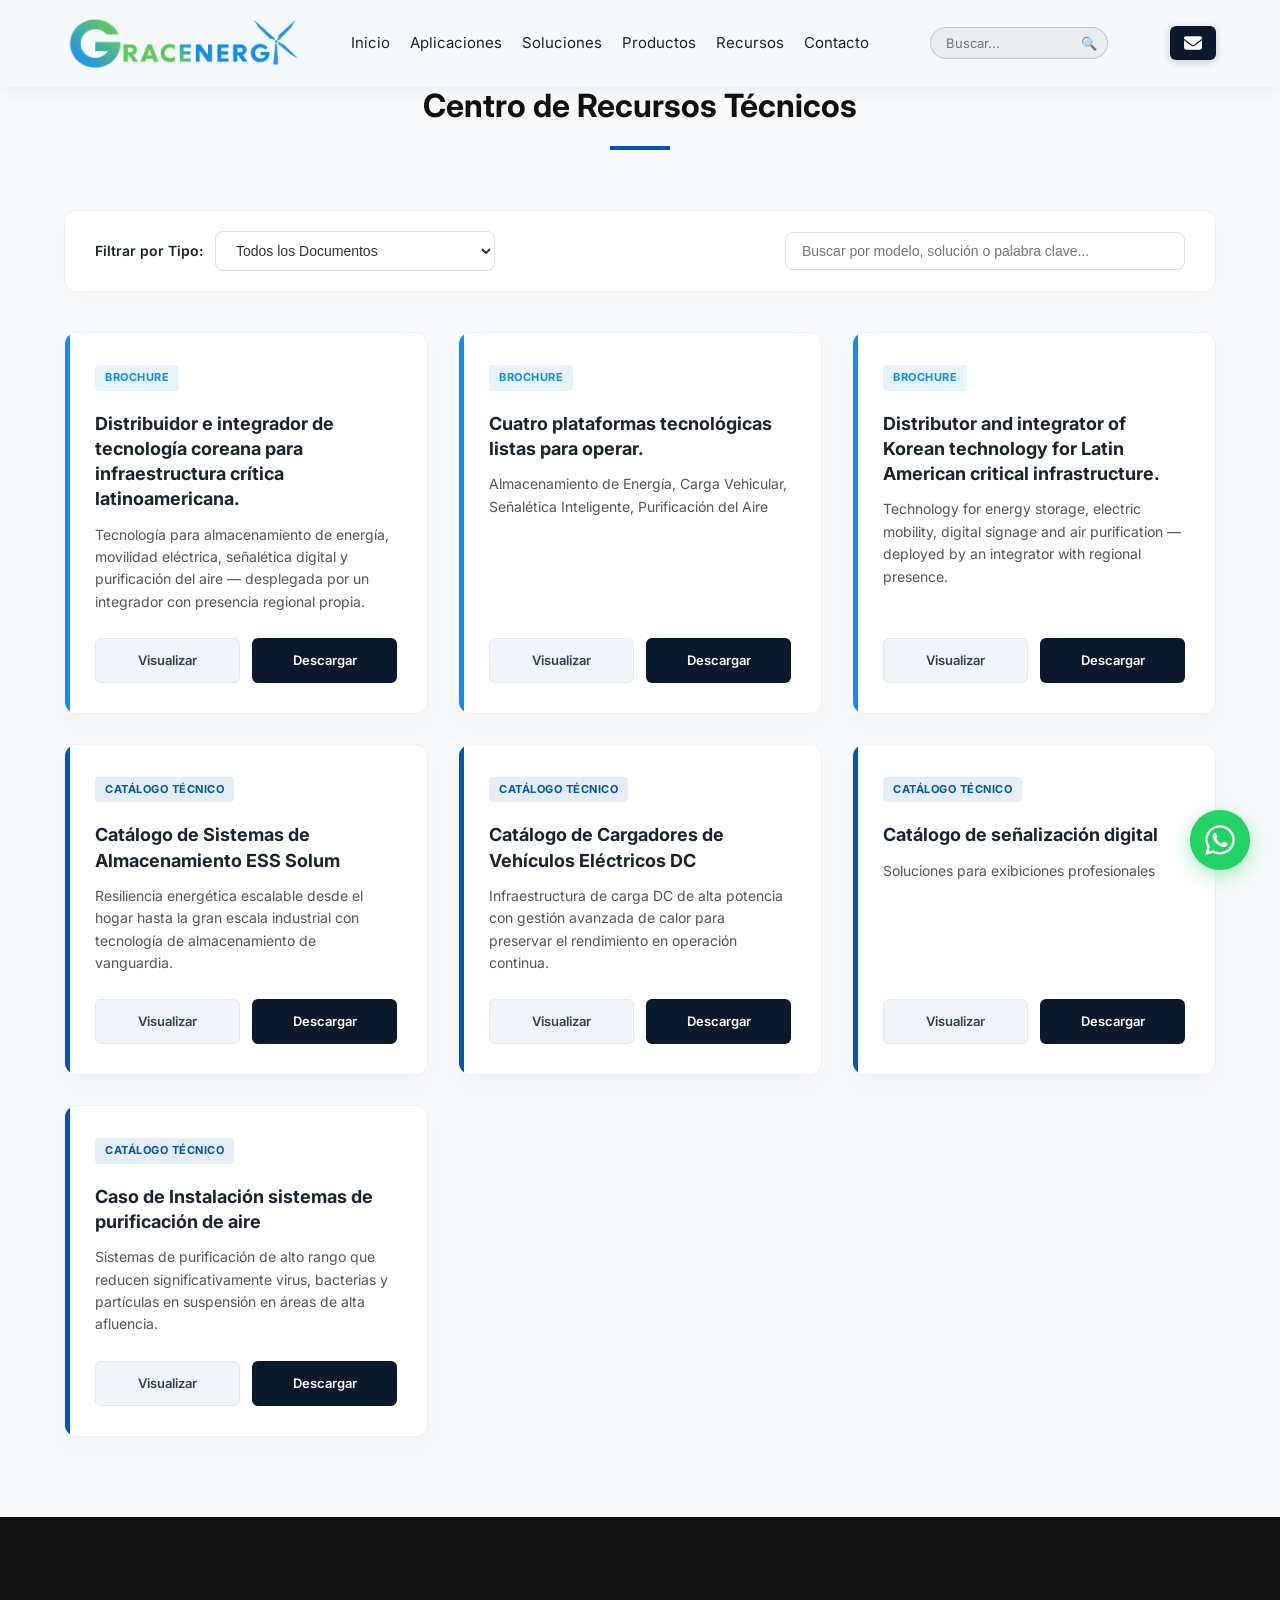
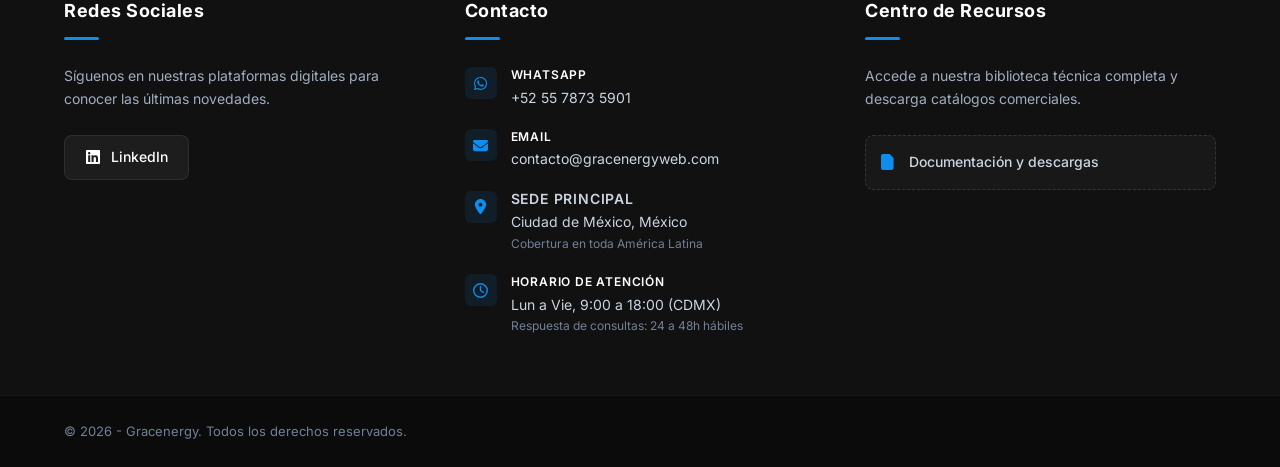
<file: recursos.html>
<!DOCTYPE html>
<html lang="es">
<head>
    <meta charset="UTF-8">
    <meta name="viewport" content="width=device-width, initial-scale=1.0">
    
    <title>Centro de Recursos Técnicos y Descargas | Gracenergy</title>
    <meta name="description" content="Acceda al catálogo y repositorio técnico especializado de Gracenergy en Quito, Ecuador. Descargue brochures de soluciones modulares, fichas de sistemas de almacenamiento de energía y manuales de operación.">
    <meta name="keywords" content="Gracenergy, fichas tecnicas, catalogos electricos, infraestructura energetica, manuales de operacion, baterias de litio Ecuador, cargadores vehiculos electricos, transformadores de potencia, quito">
    <link rel="canonical" href="https://gracenergyweb.com/recursos.html">
    
    <link rel="preconnect" href="https://fonts.googleapis.com">
    <link rel="preconnect" href="https://fonts.gstatic.com" crossorigin>
    <link href="https://fonts.googleapis.com/css2?family=Inter:wght@300;400;500;600;700&display=swap" rel="stylesheet">
    <link rel="stylesheet" href="style.css">
</head>
<body>

<header class="navbar" id="navbar">
    <div class="nav-container">
        
        <a href="index.html" class="logo-container">
            <div class="logo-mock">
                <img src="img/logo.png" alt="Logo Gracenergy" class="logo-img">
            </div>
        </a>
        
        <div class="nav-and-stripe-wrapper">
            <nav class="nav-menu" id="nav-menu">
                <a href="index.html" class="nav-link">Inicio</a>
                <a href="aplicaciones.html" class="nav-link">Aplicaciones</a>
                <a href="soluciones.html" class="nav-link">Soluciones</a>
                <a href="productos.html" class="nav-link">Productos</a>
                <a href="recursos.html" class="nav-link">Recursos</a>
                <a href="contacto.html" class="nav-link">Contacto</a>

                <div class="search-container search-mobile-only">
                    <form class="global-search-form" autocomplete="off">
                        <input type="text" class="search-input" placeholder="Buscar...">
                        <button type="submit" class="search-btn">🔍</button>
                    </form>
                    <div class="search-results-box"></div>
                </div>
            </nav>
        </div>
        
        <div class="search-container search-desktop-only">
            <form id="global-search-form" autocomplete="off">
                <input type="text" id="search-input" placeholder="Buscar..." required>
                <button type="submit" id="search-btn">🔍</button>
            </form>
            <div id="search-results-dropdown" class="search-results-box"></div>
        </div>

        <div class="webmail-container">
            <a href="https://gracenergyweb.com/webmail/log-in" target="_blank" rel="noopener noreferrer" class="webmail-btn" title="Webmail" aria-label="Acceder al Webmail">
                <svg xmlns="http://www.w3.org/2000/svg" viewBox="0 0 512 512">
                    <path d="M48 64C21.5 64 0 85.5 0 112c0 15.1 7.1 29.3 19.2 38.4L236.8 313.6c11.4 8.5 27 8.5 38.4 0L492.8 150.4c12.1-9.1 19.2-23.3 19.2-38.4c0-26.5-21.5-48-48-48H48zM0 176V384c0 35.3 28.7 64 64 64H448c35.3 0 64-28.7 64-64V176L294.4 339.2c-22.8 17.1-54 17.1-76.8 0L0 176z"/>
                </svg>
            </a>
        </div>

        <button class="hamburger" id="hamburger" aria-label="Abrir menú">
            <span></span><span></span><span></span>
        </button>

    </div>
</header>

<main>
    <section class="catalog-section section-padding">
        <div class="container">
            <div class="section-header">
                <h1 data-key="catalog-main-title" style="font-size: 32px; font-weight: 700; color: #111111; text-align: center;">Centro de Recursos Técnicos</h1>
                <div class="bar"></div>
            </div>

            <div class="catalog-controls">
                <div class="filter-box">
                    <label for="category-select" data-key="filter-label">Filtrar por Tipo:</label>
                    <select id="category-select" class="catalog-select">
                        <option value="all" data-key="opt-all">Todos los Documentos</option>
                        <option value="catalogos" data-key="opt-cat">Catálogos</option>
                        <option value="brochure" data-key="opt-fichas">Brochures</option>
                        <!--<option value="manuales" data-key="opt-manuales">Manuales de Operación</option>-->
                    </select>
                </div>
                
                <div class="search-box-local">
                    <input type="text" id="catalog-search" placeholder="Buscar por modelo, solución o palabra clave..." autocomplete="off">
                    <span class="search-clear" id="clear-local-search">&times;</span>
                </div>
            </div>

            <div id="catalog-grid" class="catalog-grid"></div>
        </div>
    </section>
</main>

<footer class="main-footer">
    <div class="container footer-grid">
        <div class="footer-col">
            <h3>Redes Sociales</h3>
            <div class="footer-bar"></div>
            <p class="footer-description">Síguenos en nuestras plataformas digitales para conocer las últimas novedades.</p>
            <div class="social-links-container">
                <a href="https://www.linkedin.com/company/gracenergy/" class="social-btn linkedin" target="_blank" rel="noopener noreferrer">
                    <svg xmlns="http://www.w3.org/2000/svg" viewBox="0 0 448 512"><path d="M416 32H31.9C14.3 32 0 46.5 0 64.3v383.4C0 465.5 14.3 480 31.9 480H416c17.6 0 32-14.5 32-32.3V64.3c0-17.8-14.4-32.3-32-32.3zM135.4 416H69V202.2h66.5V416zm-33.2-243c-21.3 0-38.5-17.3-38.5-38.5S80.9 96 102.2 96c21.2 0 38.5 17.3 38.5 38.5 0 21.3-17.2 38.5-38.5 38.5zm282.1 243h-66.4V312c0-24.8-.5-56.7-34.5-56.7-34.6 0-39.9 27-39.9 54.9V416h-66.4V202.2h63.7v29.2h.9c8.9-16.8 30.6-34.5 62.9-34.5 67.2 0 79.7 44.3 79.7 101.9V416z"/></svg>
                    <span>LinkedIn</span>
                </a>
            </div>
        </div>

        <div class="footer-col">
            <h3>Contacto</h3>
            <div class="footer-bar"></div>
            <ul class="footer-contact-list">
                <li>
                    <div class="footer-icon-box">
                        <svg xmlns="http://www.w3.org/2000/svg" viewBox="0 0 448 512"><path d="M380.9 97.1C339 55.1 283.2 32 223.9 32c-122.4 0-222 99.6-222 222 0 39.1 10.2 77.3 29.6 111L0 480l117.7-30.9c32.4 17.7 68.9 27 106.1 27h.1c122.3 0 224.1-99.6 224.1-222 0-59.3-25.2-115-67.1-157zm-157 341.6c-33.2 0-65.7-8.9-94-25.7l-6.7-4-69.8 18.3L72 359.2l-4.4-7c-18.5-29.4-28.2-63.3-28.2-98.2 0-101.7 82.8-184.5 184.6-184.5 49.3 0 95.6 19.2 130.4 54.1 34.8 34.9 56.2 81.2 56.1 130.5 0 101.8-84.9 184.6-186.6 184.6zm101.2-138.2c-5.5-2.8-32.8-16.2-37.9-18-5.1-1.9-8.8-2.8-12.5 2.8-3.7 5.6-14.3 18-17.6 21.8-3.2 3.7-6.5 4.2-12 1.4-32.6-16.3-54-29.1-75.5-66-5.7-9.8 5.7-9.1 16.3-30.3 1.8-3.7.9-6.9-.5-9.7-1.4-2.8-12.5-30.1-17.1-41.2-4.5-10.8-9.1-9.3-12.5-9.5-3.2-.2-6.9-.2-10.6-.2-3.7 0-9.7 1.4-14.8 6.9-5.1 5.6-19.4 19-19.4 46.3 0 27.3 19.9 53.7 22.6 57.4 2.8 3.7 39.1 59.7 94.8 83.8 35.2 15.2 49 16.5 66.6 13.9 10.7-1.6 32.8-13.4 37.4-26.4 4.6-13 4.6-24.1 3.2-26.4-1.3-2.5-5-3.9-10.5-6.6z"/></svg>
                    </div>
                    <div class="footer-text-box">
                        <strong>WhatsApp</strong>
                        <a href="https://wa.me/525578735901" target="_blank" rel="noopener noreferrer">+52 55 7873 5901</a>
                    </div>
                </li>
                <li>
                    <div class="footer-icon-box">
                        <svg xmlns="http://www.w3.org/2000/svg" viewBox="0 0 512 512"><path d="M48 64C21.5 64 0 85.5 0 112c0 15.1 7.1 29.3 19.2 38.4L236.8 313.6c11.4 8.5 27 8.5 38.4 0L492.8 150.4c12.1-9.1 19.2-23.3 19.2-38.4c0-26.5-21.5-48-48-48H48zM0 176V384c0 35.3 28.7 64 64 64H448c35.3 0 64-28.7 64-64V176L294.4 339.2c-22.8 17.1-54 17.1-76.8 0L0 176z"/></svg>
                    </div>
                    <div class="footer-text-box">
                        <strong>Email</strong>
                        <a href="mailto:contacto@gracenergyweb.com">contacto@gracenergyweb.com</a>
                    </div>
                </li>
                <li>
                    <div class="footer-icon-box">
                        <svg xmlns="http://www.w3.org/2000/svg" viewBox="0 0 384 512"><path d="M215.7 499.2C267 435 384 279.4 384 192C384 86 298 0 192 0S0 86 0 192c0 87.4 117 243 168.3 307.2c12.3 15.3 35.1 15.3 47.4 0zM192 256c-35.3 0-64-28.7-64-64s28.7-64 64-64s64 28.7 64 64s-28.7 64-64 64z"/></svg>
                    </div>
                    <div class="footer-text-box">
                        <strong><a href="https://maps.app.goo.gl/Ua9XUaSt6NqMBanWA">Sede Principal</a></strong>
                        <span>Ciudad de México, México</span>
                        <span class="info-meta">Cobertura en toda América Latina</span>
                    </div>
                </li>
                <li>
                    <div class="footer-icon-box">
                        <svg xmlns="http://www.w3.org/2000/svg" viewBox="0 0 512 512"><path d="M464 256A208 208 0 1 1 48 256a208 208 0 1 1 416 0zM0 256a256 256 0 1 0 512 0A256 256 0 1 0 0 256zM232 120V256c0 8 4 15.5 10.7 20l96 64c11 7.4 25.9 4.4 33.3-6.7s4.4-25.9-6.7-33.3L280 243.2V120c0-13.3-10.7-24-24-24s-24 10.7-24 24z"/></svg>
                    </div>
                    <div class="footer-text-box">
                        <strong>Horario de Atención</strong>
                        <span>Lun a Vie, 9:00 a 18:00 (CDMX)</span>
                        <span class="info-meta">Respuesta de consultas: 24 a 48h hábiles</span>
                    </div>
                </li>
            </ul>
        </div>

        <div class="footer-col">
            <h3>Centro de Recursos</h3>
            <div class="footer-bar"></div>
            <p class="footer-description">Accede a nuestra biblioteca técnica completa y descarga catálogos comerciales.</p>
            <ul class="footer-resource-list">
                <li>
                    <a href="recursos.html" class="resource-link">
                        <div class="resource-icon">
                            <svg xmlns="http://www.w3.org/2000/svg" viewBox="0 0 512 512"><path d="M64 464c-8.8 0-16-7.2-16-16V64c0-8.8 7.2-16 16-16H224v80c0 17.7 14.3 32 32 32h80V448c0 8.8-7.2 16-16 16H64zM336 128H256V48L336 128zM0 64C0 28.7 28.7 0 64 0H256c13.3 0 26 5.3 35.4 14.6l96 96c9.3 9.4 14.6 22.1 14.6 35.4V448c0 35.3-28.7 64-64 64H64c-35.3 0-64-28.7-64-64V64z"/></svg>
                        </div>
                        <span>Documentación y descargas</span>
                    </a>
                </li>
            </ul>
        </div>
    </div>

    <div class="footer-bottom">
        <div class="container bottom-flex">
            <p>&copy; 2026 - Gracenergy. Todos los derechos reservados.</p>
        </div>
    </div>
</footer>

<a href="https://wa.me/525578735901?text=Hola,%20solicito%20información%20sobre%20sus%20soluciones%20industriales." 
   class="whatsapp-float" 
   target="_blank" 
   rel="noopener noreferrer" 
   aria-label="Contacto por WhatsApp">
    <div class="whatsapp-pulse-wrapper">
        <svg xmlns="http://www.w3.org/2000/svg" viewBox="0 0 448 512" class="whatsapp-icon">
            <path d="M380.9 97.1C339 55.1 283.2 32 223.9 32c-122.4 0-222 99.6-222 222 0 39.1 10.2 77.3 29.6 111L0 480l117.7-30.9c32.4 17.7 68.9 27 106.1 27h.1c122.3 0 224.1-99.6 224.1-222 0-59.3-25.2-115-67.1-157zm-157 341.6c-33.2 0-65.7-8.9-94-25.7l-6.7-4-69.8 18.3L72 359.2l-4.4-7c-18.5-29.4-28.2-63.3-28.2-98.2 0-101.7 82.8-184.5 184.6-184.5 49.3 0 95.6 19.2 130.4 54.1 34.8 34.9 56.2 81.2 56.1 130.5 0 101.8-84.9 184.6-186.6 184.6zm101.2-138.2c-5.5-2.8-32.8-16.2-37.9-18-5.1-1.9-8.8-2.8-12.5 2.8-3.7 5.6-14.3 18-17.6 21.8-3.2 3.7-6.5 4.2-12 1.4-32.6-16.3-54-29.1-75.5-66-5.7-9.8 5.7-9.1 16.3-30.3 1.8-3.7.9-6.9-.5-9.7-1.4-2.8-12.5-30.1-17.1-41.2-4.5-10.8-9.1-9.3-12.5-9.5-3.2-.2-6.9-.2-10.6-.2-3.7 0-9.7 1.4-14.8 6.9-5.1 5.6-19.4 19-19.4 46.3 0 27.3 19.9 53.7 22.6 57.4 2.8 3.7 39.1 59.7 94.8 83.8 35.2 15.2 49 16.5 66.6 13.9 10.7-1.6 32.8-13.4 37.4-26.4 4.6-13 4.6-24.1 3.2-26.4-1.3-2.5-5-3.9-10.5-6.6z"/>
        </svg>
    </div>
</a>

<script src="app.js"></script>
</body>
</html>
</file>
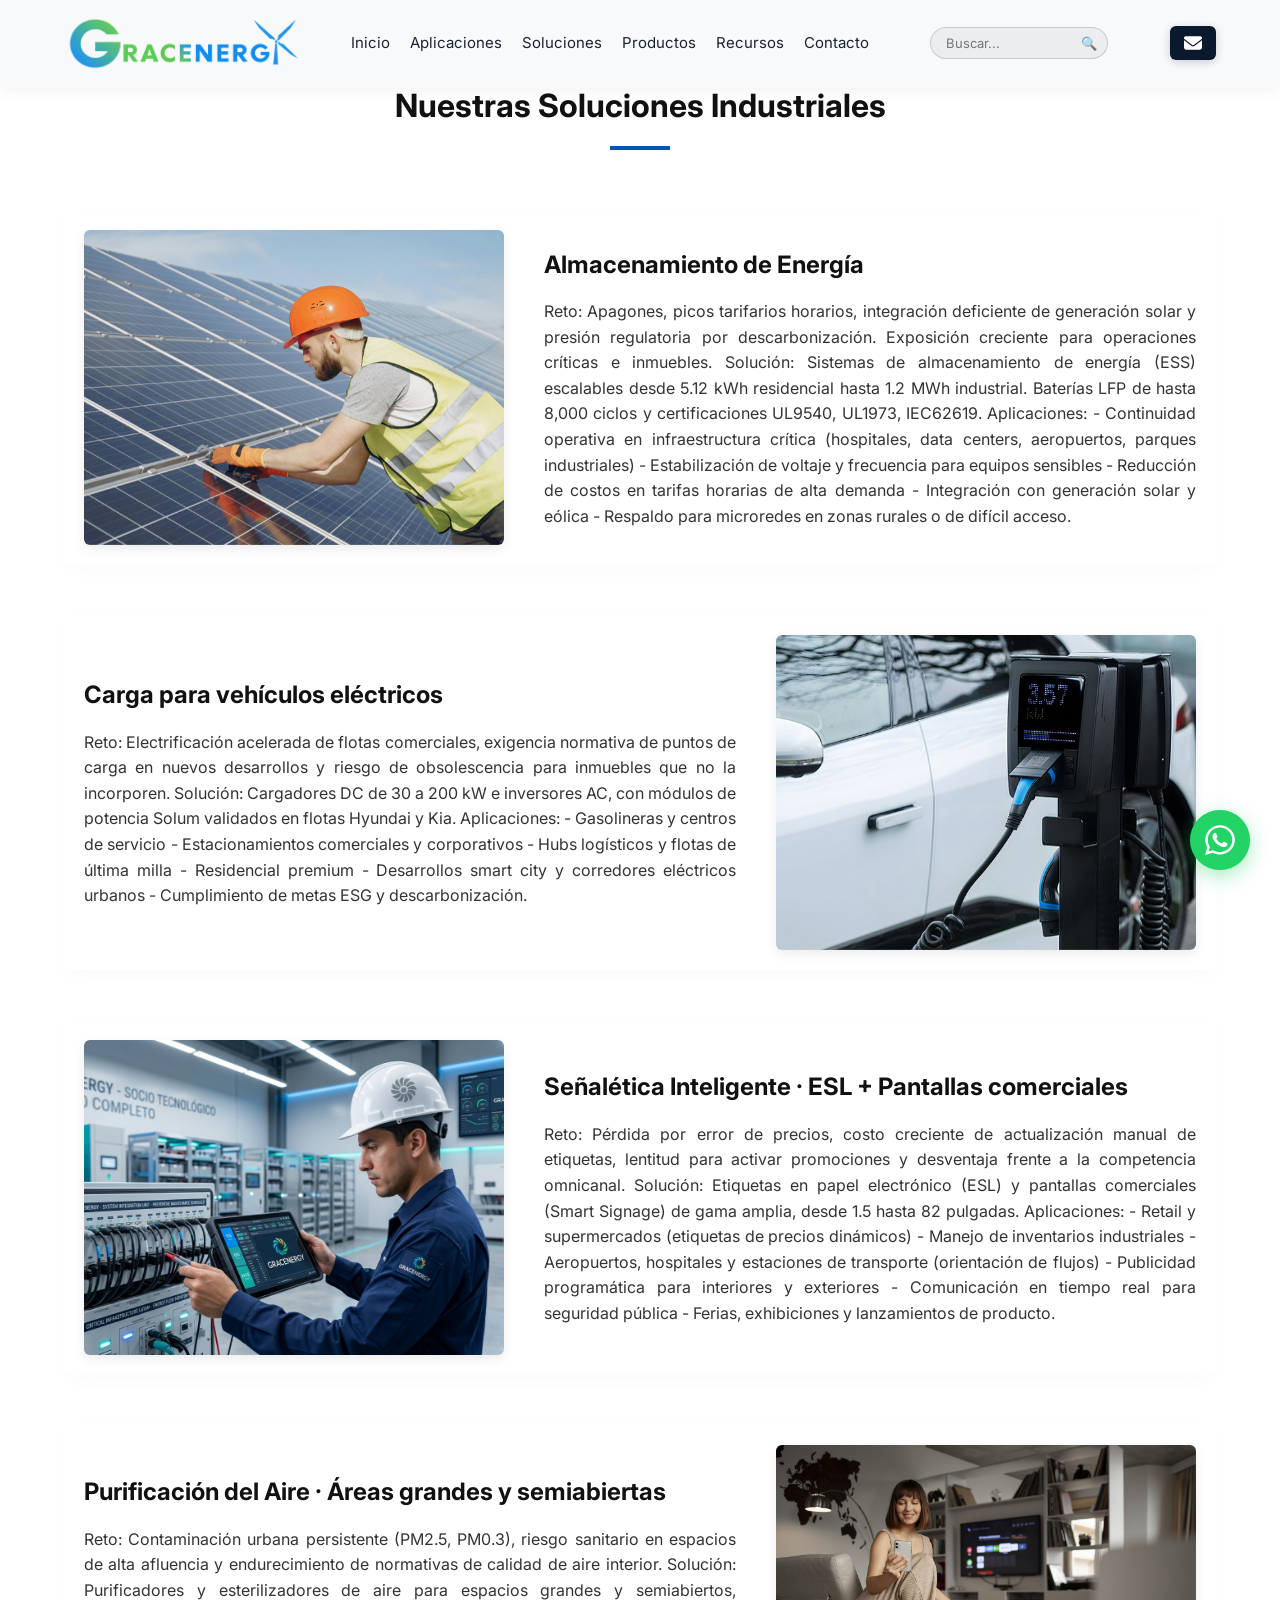
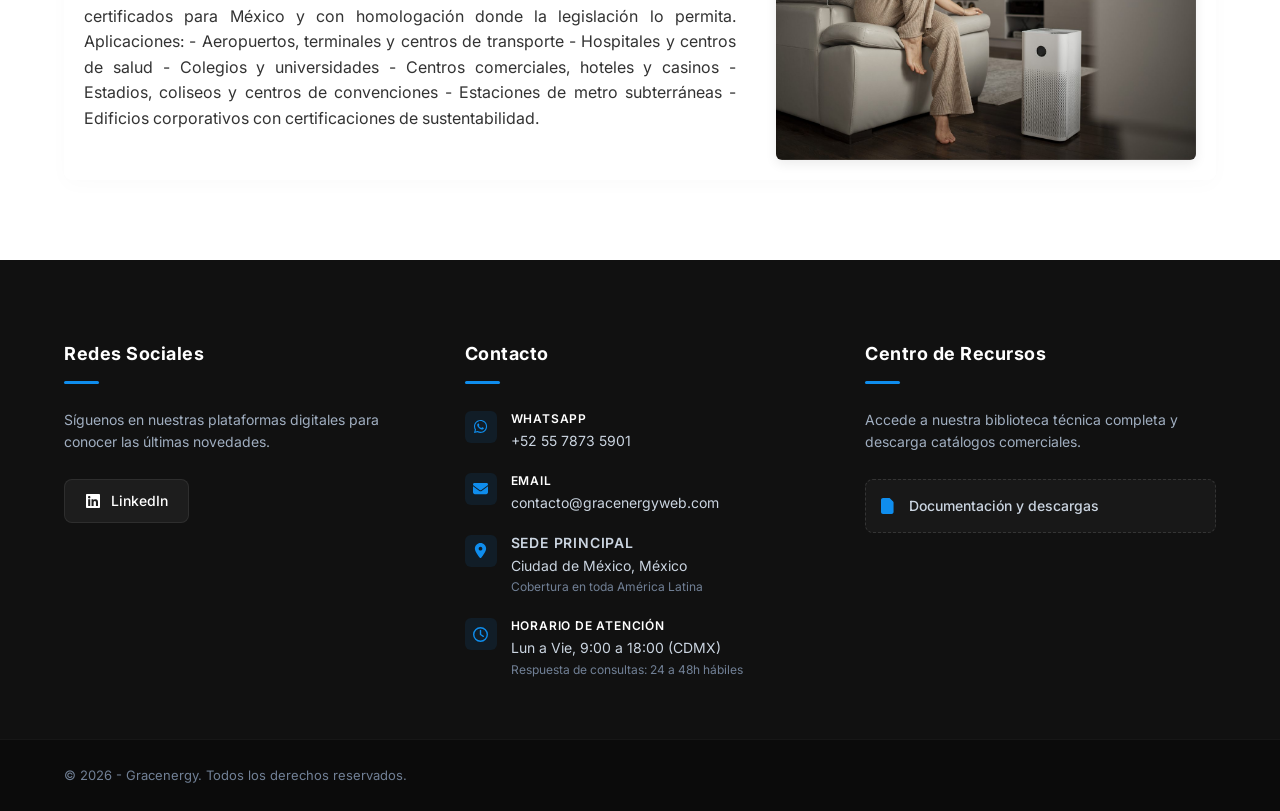
<file: soluciones.html>
<!DOCTYPE html>
<html lang="en">
<head>
    <meta charset="UTF-8">
    <meta name="viewport" content="width=device-width, initial-scale=1.0">
    <title>Gracenergy</title>
    <link rel="preconnect" href="https://fonts.googleapis.com">
    <link rel="preconnect" href="https://fonts.gstatic.com" crossorigin>
    <link href="https://fonts.googleapis.com/css2?family=Inter:wght@300;400;500;600;700;800&display=swap" rel="stylesheet">
    <link rel="stylesheet" href="style.css">
</head>
<body>

<header class="navbar" id="navbar">
    <div class="nav-container">
        
        <a href="index.html" class="logo-container">
            <div class="logo-mock">
                <img src="img/logo.png" alt="Logo Gracenergy" class="logo-img">
            </div>
        </a>
        
        <div class="nav-and-stripe-wrapper">
            <nav class="nav-menu" id="nav-menu">
                <a href="index.html" class="nav-link">Inicio</a>
                <a href="aplicaciones.html" class="nav-link">Aplicaciones</a>
                <a href="soluciones.html" class="nav-link">Soluciones</a>
                <a href="productos.html" class="nav-link">Productos</a>
                <a href="recursos.html" class="nav-link">Recursos</a>
                <a href="contacto.html" class="nav-link">Contacto</a>

                <div class="search-container search-mobile-only">
                    <form class="global-search-form" autocomplete="off">
                        <input type="text" class="search-input" placeholder="Buscar...">
                        <button type="submit" class="search-btn">🔍</button>
                    </form>
                    <div class="search-results-box"></div>
                </div>
            </nav>
        </div>
        
        <div class="search-container search-desktop-only">
            <form id="global-search-form" autocomplete="off">
                <input type="text" id="search-input" placeholder="Buscar..." required>
                <button type="submit" id="search-btn">🔍</button>
            </form>
            <div id="search-results-dropdown" class="search-results-box"></div>
        </div>

        <div class="webmail-container">
            <a href="https://gracenergyweb.com/webmail/log-in" target="_blank" rel="noopener noreferrer" class="webmail-btn" title="Webmail" aria-label="Acceder al Webmail">
                <svg xmlns="http://www.w3.org/2000/svg" viewBox="0 0 512 512">
                    <path d="M48 64C21.5 64 0 85.5 0 112c0 15.1 7.1 29.3 19.2 38.4L236.8 313.6c11.4 8.5 27 8.5 38.4 0L492.8 150.4c12.1-9.1 19.2-23.3 19.2-38.4c0-26.5-21.5-48-48-48H48zM0 176V384c0 35.3 28.7 64 64 64H448c35.3 0 64-28.7 64-64V176L294.4 339.2c-22.8 17.1-54 17.1-76.8 0L0 176z"/>
                </svg>
            </a>
        </div>

        <button class="hamburger" id="hamburger" aria-label="Abrir menú">
            <span></span><span></span><span></span>
        </button>

    </div>
</header>

<section id="soluciones" class="features-vertical section-padding">
     <div class="container">
         <div class="section-header">
             <h2>Nuestras Soluciones Industriales</h2>
             <div class="bar"></div>
         </div>

         <div class="vertical-list">
             <div class="vertical-item fade-in-scroll">
                 <div class="item-img-box">
                     <img src="img/Almacenamiento de Energía.jpg" alt="Almacenamiento">
                 </div>
                 <div class="item-info">
                     <h3>Almacenamiento de Energía</h3>
                     <p>Reto: Apagones, picos tarifarios horarios, integración deficiente de generación solar y presión regulatoria por descarbonización. Exposición creciente para operaciones críticas e inmuebles. Solución: Sistemas de almacenamiento de energía (ESS) escalables desde 5.12 kWh residencial hasta 1.2 MWh industrial. Baterías LFP de hasta 8,000 ciclos y certificaciones UL9540, UL1973, IEC62619. Aplicaciones: - Continuidad operativa en infraestructura crítica (hospitales, data centers, aeropuertos, parques industriales) - Estabilización de voltaje y frecuencia para equipos sensibles - Reducción de costos en tarifas horarias de alta demanda - Integración con generación solar y eólica - Respaldo para microredes en zonas rurales o de difícil acceso.</p>
                 </div>
             </div>

             <div class="vertical-item row-reverse fade-in-scroll">
                 <div class="item-img-box">
                     <img src="img/Carga para vehículos eléctricos.jpg" alt="Estaciones de carga">
                 </div>
                 <div class="item-info">
                     <h3>Carga para vehículos eléctricos</h3>
                     <p>Reto: Electrificación acelerada de flotas comerciales, exigencia normativa de puntos de carga en nuevos desarrollos y riesgo de obsolescencia para inmuebles que no la incorporen. Solución: Cargadores DC de 30 a 200 kW e inversores AC, con módulos de potencia Solum validados en flotas Hyundai y Kia. Aplicaciones: - Gasolineras y centros de servicio - Estacionamientos comerciales y corporativos - Hubs logísticos y flotas de última milla - Residencial premium - Desarrollos smart city y corredores eléctricos urbanos - Cumplimiento de metas ESG y descarbonización.</p>
                 </div>
             </div>

             <div class="vertical-item fade-in-scroll">
                 <div class="item-img-box">
                     <img src="img/Señalética Inteligente · ESL.jpg" alt="Señalética">
                 </div>
                 <div class="item-info">
                     <h3>Señalética Inteligente · ESL + Pantallas comerciales</h3>
                     <p>Reto: Pérdida por error de precios, costo creciente de actualización manual de etiquetas, lentitud para activar promociones y desventaja frente a la competencia omnicanal. Solución: Etiquetas en papel electrónico (ESL) y pantallas comerciales (Smart Signage) de gama amplia, desde 1.5 hasta 82 pulgadas. Aplicaciones: - Retail y supermercados (etiquetas de precios dinámicos) - Manejo de inventarios industriales - Aeropuertos, hospitales y estaciones de transporte (orientación de flujos) - Publicidad programática para interiores y exteriores - Comunicación en tiempo real para seguridad pública - Ferias, exhibiciones y lanzamientos de producto.</p>
                 </div>
             </div>

             <div class="vertical-item row-reverse fade-in-scroll">
                 <div class="item-img-box">
                     <img src="img/Purificación del Aire.jpg" alt="Automatización">
                 </div>
                 <div class="item-info">
                     <h3>Purificación del Aire · Áreas grandes y semiabiertas</h3>
                     <p>Reto: Contaminación urbana persistente (PM2.5, PM0.3), riesgo sanitario en espacios de alta afluencia y endurecimiento de normativas de calidad de aire interior. Solución: Purificadores y esterilizadores de aire para espacios grandes y semiabiertos, certificados para México y con homologación donde la legislación lo permita. Aplicaciones: - Aeropuertos, terminales y centros de transporte - Hospitales y centros de salud - Colegios y universidades - Centros comerciales, hoteles y casinos - Estadios, coliseos y centros de convenciones - Estaciones de metro subterráneas - Edificios corporativos con certificaciones de sustentabilidad.</p>
                 </div>
             </div>
         </div>
     </div>
 </section>

<footer class="main-footer">
    <div class="container footer-grid">
        <div class="footer-col">
            <h3>Redes Sociales</h3>
            <div class="footer-bar"></div>
            <p class="footer-description">Síguenos en nuestras plataformas digitales para conocer las últimas novedades.</p>
            <div class="social-links-container">
                <a href="https://www.linkedin.com/company/gracenergy/" class="social-btn linkedin" target="_blank" rel="noopener noreferrer">
                    <svg xmlns="http://www.w3.org/2000/svg" viewBox="0 0 448 512"><path d="M416 32H31.9C14.3 32 0 46.5 0 64.3v383.4C0 465.5 14.3 480 31.9 480H416c17.6 0 32-14.5 32-32.3V64.3c0-17.8-14.4-32.3-32-32.3zM135.4 416H69V202.2h66.5V416zm-33.2-243c-21.3 0-38.5-17.3-38.5-38.5S80.9 96 102.2 96c21.2 0 38.5 17.3 38.5 38.5 0 21.3-17.2 38.5-38.5 38.5zm282.1 243h-66.4V312c0-24.8-.5-56.7-34.5-56.7-34.6 0-39.9 27-39.9 54.9V416h-66.4V202.2h63.7v29.2h.9c8.9-16.8 30.6-34.5 62.9-34.5 67.2 0 79.7 44.3 79.7 101.9V416z"/></svg>
                    <span>LinkedIn</span>
                </a>
            </div>
        </div>

        <div class="footer-col">
            <h3>Contacto</h3>
            <div class="footer-bar"></div>
            <ul class="footer-contact-list">
                <li>
                    <div class="footer-icon-box">
                        <svg xmlns="http://www.w3.org/2000/svg" viewBox="0 0 448 512"><path d="M380.9 97.1C339 55.1 283.2 32 223.9 32c-122.4 0-222 99.6-222 222 0 39.1 10.2 77.3 29.6 111L0 480l117.7-30.9c32.4 17.7 68.9 27 106.1 27h.1c122.3 0 224.1-99.6 224.1-222 0-59.3-25.2-115-67.1-157zm-157 341.6c-33.2 0-65.7-8.9-94-25.7l-6.7-4-69.8 18.3L72 359.2l-4.4-7c-18.5-29.4-28.2-63.3-28.2-98.2 0-101.7 82.8-184.5 184.6-184.5 49.3 0 95.6 19.2 130.4 54.1 34.8 34.9 56.2 81.2 56.1 130.5 0 101.8-84.9 184.6-186.6 184.6zm101.2-138.2c-5.5-2.8-32.8-16.2-37.9-18-5.1-1.9-8.8-2.8-12.5 2.8-3.7 5.6-14.3 18-17.6 21.8-3.2 3.7-6.5 4.2-12 1.4-32.6-16.3-54-29.1-75.5-66-5.7-9.8 5.7-9.1 16.3-30.3 1.8-3.7.9-6.9-.5-9.7-1.4-2.8-12.5-30.1-17.1-41.2-4.5-10.8-9.1-9.3-12.5-9.5-3.2-.2-6.9-.2-10.6-.2-3.7 0-9.7 1.4-14.8 6.9-5.1 5.6-19.4 19-19.4 46.3 0 27.3 19.9 53.7 22.6 57.4 2.8 3.7 39.1 59.7 94.8 83.8 35.2 15.2 49 16.5 66.6 13.9 10.7-1.6 32.8-13.4 37.4-26.4 4.6-13 4.6-24.1 3.2-26.4-1.3-2.5-5-3.9-10.5-6.6z"/></svg>
                    </div>
                    <div class="footer-text-box">
                        <strong>WhatsApp</strong>
                        <a href="https://wa.me/525578735901" target="_blank" rel="noopener noreferrer">+52 55 7873 5901</a>
                    </div>
                </li>
                <li>
                    <div class="footer-icon-box">
                        <svg xmlns="http://www.w3.org/2000/svg" viewBox="0 0 512 512"><path d="M48 64C21.5 64 0 85.5 0 112c0 15.1 7.1 29.3 19.2 38.4L236.8 313.6c11.4 8.5 27 8.5 38.4 0L492.8 150.4c12.1-9.1 19.2-23.3 19.2-38.4c0-26.5-21.5-48-48-48H48zM0 176V384c0 35.3 28.7 64 64 64H448c35.3 0 64-28.7 64-64V176L294.4 339.2c-22.8 17.1-54 17.1-76.8 0L0 176z"/></svg>
                    </div>
                    <div class="footer-text-box">
                        <strong>Email</strong>
                        <a href="mailto:contacto@gracenergyweb.com">contacto@gracenergyweb.com</a>
                    </div>
                </li>
                <li>
                    <div class="footer-icon-box">
                        <svg xmlns="http://www.w3.org/2000/svg" viewBox="0 0 384 512"><path d="M215.7 499.2C267 435 384 279.4 384 192C384 86 298 0 192 0S0 86 0 192c0 87.4 117 243 168.3 307.2c12.3 15.3 35.1 15.3 47.4 0zM192 256c-35.3 0-64-28.7-64-64s28.7-64 64-64s64 28.7 64 64s-28.7 64-64 64z"/></svg>
                    </div>
                    <div class="footer-text-box">
                        <strong><a href="https://maps.app.goo.gl/Ua9XUaSt6NqMBanWA">Sede Principal</a></strong>
                        <span>Ciudad de México, México</span>
                        <span class="info-meta">Cobertura en toda América Latina</span>
                    </div>
                </li>
                <li>
                    <div class="footer-icon-box">
                        <svg xmlns="http://www.w3.org/2000/svg" viewBox="0 0 512 512"><path d="M464 256A208 208 0 1 1 48 256a208 208 0 1 1 416 0zM0 256a256 256 0 1 0 512 0A256 256 0 1 0 0 256zM232 120V256c0 8 4 15.5 10.7 20l96 64c11 7.4 25.9 4.4 33.3-6.7s4.4-25.9-6.7-33.3L280 243.2V120c0-13.3-10.7-24-24-24s-24 10.7-24 24z"/></svg>
                    </div>
                    <div class="footer-text-box">
                        <strong>Horario de Atención</strong>
                        <span>Lun a Vie, 9:00 a 18:00 (CDMX)</span>
                        <span class="info-meta">Respuesta de consultas: 24 a 48h hábiles</span>
                    </div>
                </li>
            </ul>
        </div>

        <div class="footer-col">
            <h3>Centro de Recursos</h3>
            <div class="footer-bar"></div>
            <p class="footer-description">Accede a nuestra biblioteca técnica completa y descarga catálogos comerciales.</p>
            <ul class="footer-resource-list">
                <li>
                    <a href="recursos.html" class="resource-link">
                        <div class="resource-icon">
                            <svg xmlns="http://www.w3.org/2000/svg" viewBox="0 0 512 512"><path d="M64 464c-8.8 0-16-7.2-16-16V64c0-8.8 7.2-16 16-16H224v80c0 17.7 14.3 32 32 32h80V448c0 8.8-7.2 16-16 16H64zM336 128H256V48L336 128zM0 64C0 28.7 28.7 0 64 0H256c13.3 0 26 5.3 35.4 14.6l96 96c9.3 9.4 14.6 22.1 14.6 35.4V448c0 35.3-28.7 64-64 64H64c-35.3 0-64-28.7-64-64V64z"/></svg>
                        </div>
                        <span>Documentación y descargas</span>
                    </a>
                </li>
            </ul>
        </div>
    </div>

    <div class="footer-bottom">
        <div class="container bottom-flex">
            <p>&copy; 2026 - Gracenergy. Todos los derechos reservados.</p>
        </div>
    </div>
</footer>

    <!-- boton de whastapp-->

    <a href="https://wa.me/525578735901?text=Hola,%20solicito%20información%20sobre%20sus%20soluciones%20industriales." 
       class="whatsapp-float" 
       target="_blank" 
       rel="noopener noreferrer" 
       aria-label="Contacto por WhatsApp">
        <div class="whatsapp-pulse-wrapper">
            <svg xmlns="http://www.w3.org/2000/svg" viewBox="0 0 448 512" class="whatsapp-icon">
                <path d="M380.9 97.1C339 55.1 283.2 32 223.9 32c-122.4 0-222 99.6-222 222 0 39.1 10.2 77.3 29.6 111L0 480l117.7-30.9c32.4 17.7 68.9 27 106.1 27h.1c122.3 0 224.1-99.6 224.1-222 0-59.3-25.2-115-67.1-157zm-157 341.6c-33.2 0-65.7-8.9-94-25.7l-6.7-4-69.8 18.3L72 359.2l-4.4-7c-18.5-29.4-28.2-63.3-28.2-98.2 0-101.7 82.8-184.5 184.6-184.5 49.3 0 95.6 19.2 130.4 54.1 34.8 34.9 56.2 81.2 56.1 130.5 0 101.8-84.9 184.6-186.6 184.6zm101.2-138.2c-5.5-2.8-32.8-16.2-37.9-18-5.1-1.9-8.8-2.8-12.5 2.8-3.7 5.6-14.3 18-17.6 21.8-3.2 3.7-6.5 4.2-12 1.4-32.6-16.3-54-29.1-75.5-66-5.7-9.8 5.7-9.1 16.3-30.3 1.8-3.7.9-6.9-.5-9.7-1.4-2.8-12.5-30.1-17.1-41.2-4.5-10.8-9.1-9.3-12.5-9.5-3.2-.2-6.9-.2-10.6-.2-3.7 0-9.7 1.4-14.8 6.9-5.1 5.6-19.4 19-19.4 46.3 0 27.3 19.9 53.7 22.6 57.4 2.8 3.7 39.1 59.7 94.8 83.8 35.2 15.2 49 16.5 66.6 13.9 10.7-1.6 32.8-13.4 37.4-26.4 4.6-13 4.6-24.1 3.2-26.4-1.3-2.5-5-3.9-10.5-6.6z"/>
            </svg>
        </div>
    </a>
      <script src="app.js"></script>
</body>
</html>
</file>
<file: style.css>
/* Variables Globales y Reseteo */
:root {
    --primary-color: #0056b3;
    --dark-color: #111111;
    --light-color: #f8f9fa;
    --text-color: #333333;
    --transition-fast: all 0.3s ease;
    --logo-blue: rgba(0, 86, 179, 0.95);  
    --logo-green: rgba(40, 167, 69, 0.95);
    --font-main: 'Inter', sans-serif; 
}

* {
    margin: 0;
    padding: 0;
    box-sizing: border-box;
}

html {
    scroll-behavior: smooth;
}

body {
    font-family: var(--font-main);
    color: var(--text-color);
    line-height: 1.6;
    background-color: #ffffff;
}

#search-input,
.stripe-text {
    font-family: var(--font-main);
}

.container {
    width: 90%;
    max-width: 1200px;
    margin: 0 auto;
}

.section-padding {
    padding: 80px 0;
}

/* Navbar Estilo Sticky */
/* Navbar Estilo Sticky */
.navbar {
    position: fixed;
    top: 0;
    left: 0;
    width: 100%;
    z-index: 1000;
    /* Se aplica el color #F6F8FA con 85% de opacidad usando un gradiente limpio */
    background: linear-gradient(
        to bottom, 
        rgba(246, 248, 250, 0.85) 0%, 
        rgba(246, 248, 250, 0.85) 100%
    );
    transition: var(--transition-fast);
    padding: 15px 0;
    box-shadow: 0 4px 15px rgba(0, 0, 0, 0.05);
}

.navbar.scrolled {
    /* Al hacer scroll se vuelve un poco más sólida (95% de opacidad) para mejorar la lectura */
    background: linear-gradient(
        to bottom, 
        rgba(246, 248, 250, 0.95) 0%, 
        rgba(246, 248, 250, 0.95) 100%
    );
    padding: 12px 0;
}

.nav-container {
    display: flex;
    justify-content: space-between;
    align-items: center;
    width: 90%;
    max-width: 1200px;
    margin: 0 auto;
}

.logo-mock {
    font-size: 24px;
    font-weight: 700;
    color: #1A2332; 
    text-decoration: none;
    letter-spacing: 1px;
    max-width: 240px;
    transition: max-width 0.3s ease;
}

.logo-img {
    width: 100%;      
    height: auto;     
    display: block;
}

.nav-menu {
    display: flex;
    gap: 20px;
}

.nav-link {
    color: #1A2332;
    text-decoration: none;
    font-weight: 400;
    font-size: 15px;            
    text-transform: none;       
    transition: var(--transition-fast);
    position: relative;
    padding: 5px 0;
}

.nav-link:hover, .nav-link.active {
    color: var(--primary-color);
}

.nav-link::after {
    content: '';
    position: absolute;
    bottom: 0;
    left: 0;
    width: 0;
    height: 2px;
    background-color: var(--primary-color);
    transition: var(--transition-fast);
}

.nav-link:hover::after, .nav-link.active::after {
    width: 100%;
}

/* Grid de Soluciones */
.section-header {
    text-align: center;
    margin-bottom: 60px;
}

.section-header h2 {
    font-size: 32px;
    font-weight: 700;
    color: var(--dark-color);
}

.section-header .bar {
    width: 60px;
    height: 4px;
    background-color: var(--primary-color);
    margin: 15px auto 0;
}

/* Menú Hamburguesa para Móviles */
.hamburger {
    display: none; 
    cursor: pointer;
    background: none;
    border: none;
    flex-direction: column;
    gap: 6px;
    padding: 5px;
    z-index: 1002;
}

.hamburger span {
    display: block;
    width: 25px;
    height: 3px;
    background-color: #111111;
    border-radius: 3px;
    transition: transform 0.3s ease, opacity 0.3s ease, background-color 0.3s ease;
    transform-origin: 1px center; /* Define el punto de pivote ideal para el giro */
}

/* --- ESTADO ACTIVO: Transformación en una X --- */

/* La primera línea gira 45 grados hacia abajo */
.hamburger.active span:nth-child(1) {
    transform: rotate(45deg) translate(1px, 1px);
    background-color: var(--primary-color); /* Opcional: cambia de color al activarse */
}

/* La línea del medio se desvanece moviéndose hacia la izquierda */
.hamburger.active span:nth-child(2) {
    opacity: 0;
    transform: translateX(-10px);
}

/* La tercera línea gira 45 grados hacia arriba */
.hamburger.active span:nth-child(3) {
    transform: rotate(-45deg) translate(1px, -1px);
    background-color: var(--primary-color); /* Opcional: cambia de color al activarse */
}

/* ESTILO DEL NUEVO BOTÓN DE WEBMAIL (SOBRE ELECTRÓNICO) */
.webmail-container {
    display: flex;
    align-items: center;
    z-index: 1001;
}

.webmail-btn {
    background: #0b192c; 
    border: none;
    color: #ffffff;
    padding: 8px 14px;
    border-radius: 6px;
    cursor: pointer;
    display: flex;
    align-items: center;
    justify-content: center;
    transition: var(--transition-fast);
    box-shadow: 0 2px 8px rgba(11, 25, 44, 0.2);
}

.webmail-btn svg {
    width: 18px;
    height: 18px;
    fill: currentColor;
}

.webmail-btn:hover {
    background-color: #0F8DED; 
    box-shadow: 0 4px 12px rgba(15, 141, 237, 0.3);
    transform: translateY(-1px);
}

/* ==========================================================================
   HERO INTERACTIVO - MEDIA LUNA Y CONTROLES VERTICALES
   ========================================================================== */
.hero-arc-section {
    position: relative;
    width: 100%;
    min-height: 80vh;
    padding-top: 120px; 
    background: #ffffff;
    overflow: hidden;
    display: flex;
    align-items: center;
}

.hero-arc-container {
    width: 90%;
    max-width: 1200px;
    margin: 0 auto;
    display: grid;
    grid-template-columns: 1.1fr 0.9fr;
    gap: 50px;
    align-items: center;
}

/* Contenedor del Arco (Izquierda) */
.arc-carousel-wrapper {
    position: relative;
    height: 420px;
    display: flex;
    align-items: center;
    justify-content: center;
}

.arc-carousel {
    position: relative;
    width: 500px;
    height: 340px;
}

.arc-item {
    position: absolute;
    width: 100%;
    height: 100%;
    border-radius: 18px;
    overflow: hidden;
    border: 4px solid #ffffff;
    box-shadow: 0 20px 45px rgba(0,0,0,0.15);

    transition:
        transform 1s cubic-bezier(0.22, 1, 0.36, 1),
        opacity 1s ease;
}

.arc-item img {
    width: 100%;
    height: 100%;
    object-fit: cover;
}

/* Efecto Órbita Circular de las Imágenes */
.arc-item.active {
    opacity: 1;
    z-index: 5;

    transform:
        translateX(0)
        translateY(0)
        rotate(0deg)
        scale(1);
}

.arc-item.next {
    opacity: 0.8;
    z-index: 4;

    transform:
        translateX(-25px)
        translateY(20px)
        rotate(-4deg)
        scale(0.96);
}

.arc-item.prev {
    opacity: 0.6;
    z-index: 3;

    transform:
        translateX(-50px)
        translateY(40px)
        rotate(-8deg)
        scale(0.92);
}

.arc-item.hidden-back {
    opacity: 0;
    z-index: 1;

    transform:
        translateX(-90px)
        translateY(60px)
        rotate(-12deg)
        scale(0.85);
}


.arc-item::after {
    content: '';
    position: absolute;
    inset: 0;

    background: linear-gradient(
        to top,
        rgba(0,0,0,.35),
        rgba(0,0,0,0)
    );

    pointer-events: none;
}

/* Área informativa (Derecha) */
.arc-details-wrapper {
    position: relative;
    display: grid;
    grid-template-columns: 1fr auto;
    gap: 30px;
    align-items: center;
    min-height: 280px;
}

.arc-text-slider {
    position: relative;
    width: 100%;
}

.arc-detail-content {
    position: absolute;
    top: 50%;
    left: 0;
    width: 100%;
    transform: translateY(-50%) translateX(25px);
    opacity: 0;
    transition: opacity 0.8s ease, transform 0.8s ease;
    pointer-events: none;
}

.arc-detail-content.active {
    position: relative;
    top: auto;
    transform: translateY(0) translateX(0);
    opacity: 1;
    pointer-events: auto;
}

.detail-tag {
    display: inline-block;
    padding: 5px 12px;
    background-color: rgba(93, 202, 87, 0.12);
    color: #5DCA57;
    font-size: 11px;
    font-weight: 700;
    text-transform: uppercase;
    border-radius: 20px;
    margin-bottom: 15px;
    letter-spacing: 0.5px;
}

.arc-details-wrapper h1 {
    font-size: 42px;
    color: #1A2332;
    font-weight: 700;
    line-height: 1.2;
    margin-bottom: 15px;
}

.arc-details-wrapper p {
    font-size: 15px;
    color: #555555;
    line-height: 1.7;
}

/* PANEL DE CONTROL VERTICAL DEFINITIVO */
.arc-controls-vertical {
    display: flex !important;
    flex-direction: column !important;
    gap: 12px;
    z-index: 40;
}

.arc-v-btn {
    width: 48px;
    height: 48px;
    border-radius: 10px;
    background-color: #0b192c;
    border: none;
    color: #ffffff;
    display: flex;
    align-items: center;
    justify-content: center;
    cursor: pointer;
    transition: var(--transition-fast);
    box-shadow: 0 4px 12px rgba(0,0,0,0.15);
}

.arc-v-btn svg {
    width: 16px;
    height: 16px;
    fill: currentColor;
    transition: transform 0.3s ease;
}

.arc-v-btn:hover {
    background-color: #0F8DED;
    box-shadow: 0 6px 15px rgba(15, 141, 237, 0.35);
}

#arc-prev-btn:hover svg { transform: translateY(-3px); }
#arc-next-btn:hover svg { transform: translateY(3px); }

/* --- IMÁGENES VERTICALES CON DETALLE --- */
.vertical-list {
    display: flex;
    flex-direction: column;
    gap: 50px;
    margin-top: 40px;
}

.vertical-item {
    display: flex;
    align-items: center;
    gap: 40px;
    background: #ffffff;
    padding: 20px;
    border-radius: 8px;
    box-shadow: 0 5px 20px rgba(0,0,0,0.02);
}

.row-reverse {
    flex-direction: row-reverse;
}

.item-img-box {
    flex: 1;
    max-width: 420px;
    aspect-ratio: 4 / 3;
    overflow: hidden;
    border-radius: 6px;
    background-color: #f0f0f0;
    box-shadow: 0 4px 12px rgba(0, 0, 0, 0.08);
}

.item-img-box img {
    width: 100%;
    height: 100%;
    object-fit: cover;
    transition: var(--transition-fast);
    backface-visibility: hidden;
    transform: translateZ(0); 
}

.vertical-item:hover .item-img-box img {
    transform: scale(1.05);
}

.item-info {
    flex: 1;
}

.item-info h3 {
    font-size: 24px;
    color: var(--dark-color);
    margin-bottom: 15px;
}

/* --- FOOTER DE 3 COLUMNAS --- */
.main-footer {
    background-color: var(--dark-color);
    color: #b0b0b0;
    padding: 60px 0 0 0;
}

.footer-grid {
    display: grid;
    grid-template-columns: repeat(3, 1fr);
    gap: 40px;
    margin-bottom: 40px;
}

.footer-col h3 {
    color: #ffffff;
    font-size: 18px;
    margin-bottom: 15px;
}

.footer-bar {
    width: 40px;
    height: 3px;
    background-color: var(--primary-color);
    margin-bottom: 20px;
}

.social-links {
    display: grid;
    grid-template-columns: 1fr 1fr;
    gap: 10px;
    margin-top: 15px;
}

.social-item {
    color: #b0b0b0;
    text-decoration: none;
    font-size: 14px;
    transition: var(--transition-fast);
}

.social-item:hover { color: #ffffff; }

.footer-links, .catalog-list {
    list-style: none;
}

.footer-links li, .catalog-list li {
    margin-bottom: 10px;
}

.footer-links a, .catalog-list a {
    color: #b0b0b0;
    text-decoration: none;
    transition: var(--transition-fast);
    font-size: 14px;
}

.footer-links a:hover, .catalog-list a:hover {
    color: #ffffff;
    padding-left: 5px;
}

.footer-bottom {
    background-color: #0b0b0b;
    padding: 20px 0;
    border-top: 1px solid #222222;
}

.bottom-flex {
    display: flex;
    justify-content: space-between;
    align-items: center;
    font-size: 13px;
}

.desarrollado a {
    color: #0F8DED;
    text-decoration: none;
}

/* --- BOTÓN FLOTANTE DE WHATSAPP --- */
.whatsapp-float {
    position: fixed;
    width: 60px;
    height: 60px;
    bottom: 30px;
    right: 30px;
    background-color: #25d366;
    color: #ffffff;
    border-radius: 50%;
    text-align: center;
    box-shadow: 0 6px 20px rgba(37, 211, 102, 0.4);
    z-index: 9999; 
    display: flex;
    align-items: center;
    justify-content: center;
    text-decoration: none;
    transition: transform 0.3s cubic-bezier(0.175, 0.885, 0.32, 1.275), background-color 0.3s ease, box-shadow 0.3s ease;
}

.whatsapp-pulse-wrapper {
    width: 100%;
    height: 100%;
    display: flex;
    align-items: center;
    justify-content: center;
    position: relative;
    border-radius: 50%;
}

.whatsapp-pulse-wrapper::before {
    content: '';
    position: absolute;
    width: 100%;
    height: 100%;
    background-color: #25d366;
    border-radius: 50%;
    z-index: -1;
    animation: waPulse 2.5s infinite;
    opacity: 0.4;
}

.whatsapp-icon {
    width: 34px;
    height: 34px;
    fill: #ffffff;
    display: block;
    object-fit: contain;
}

.whatsapp-float:hover {
    transform: scale(1.08) translateY(-5px);
    background-color: #20ba5a;
}

@keyframes waPulse {
    0% { transform: scale(1); opacity: 0.4; }
    50% { opacity: 0.15; }
    100% { transform: scale(1.5); opacity: 0; }
}

/* --- COMPONENTE DE BÚSQUEDA GLOBAL --- */
.search-container {
    position: relative;
    display: flex;
    align-items: center;
    margin: 0 15px;
}

#global-search-form {
    display: flex;
    background: rgba(0, 0, 0, 0.05);
    border: 1px solid rgba(0, 0, 0, 0.15);
    border-radius: 20px;
    padding: 2px 10px;
    transition: var(--transition-fast);
}

#search-input {
    background: transparent;
    border: none;
    outline: none;
    color: #111111;
    font-family: 'Inter', sans-serif;
    font-size: 13px;
    padding: 5px;
    width: 140px;
    transition: width 0.4s ease;
}

#search-input:focus { width: 180px; }

#search-btn {
    background: none;
    border: none;
    color: #111111;
    cursor: pointer;
    font-size: 13px;
}

.search-results-box {
    position: absolute;
    top: 45px;
    right: 0;
    width: 280px;
    background-color: rgba(20, 20, 20, 0.98);
    border: 1px solid rgba(255, 255, 255, 0.1);
    border-radius: 8px;
    box-shadow: 0 8px 30px rgba(0, 0, 0, 0.5);
    max-height: 300px;
    overflow-y: auto;
    display: none;
    z-index: 1010;
}

.search-results-box.active { display: block; }

.search-item {
    padding: 12px 15px;
    border-bottom: 1px solid rgba(255, 255, 255, 0.05);
}

.search-item a { text-decoration: none; color: #ffffff; display: block; }

.search-item-title {
    font-size: 12px;
    font-weight: 700;
    color: var(--primary-color);
    text-transform: uppercase;
}

.search-item-text {
    font-size: 11px;
    color: rgba(255, 255, 255, 0.7);
    white-space: nowrap;
    overflow: hidden;
    text-overflow: ellipsis;
}

.search-no-results {
    padding: 15px;
    color: rgba(255, 255, 255, 0.5);
    font-size: 12px;
    text-align: center;
}

img {
    max-width: 100%;
    height: auto;
    display: block;
    image-rendering: -webkit-optimize-contrast;
    image-rendering: crisp-edges;
}

/* --- COMPONENTE INTERACTIVO DE CATÁLOGOS --- */
.catalog-grid {
    display: grid;
    grid-template-columns: repeat(auto-fill, minmax(320px, 1fr));
    gap: 30px;
}

.file-card {
    background: #ffffff;
    border-radius: 8px;
    box-shadow: 0 5px 20px rgba(0,0,0,0.02);
    border: 1px solid #eeeeee;
    padding: 25px;
    display: flex;
    flex-direction: column;
    justify-content: space-between;
    transition: var(--transition-fast);
    position: relative;
    overflow: hidden;
}

.file-card::before {
    content: '';
    position: absolute;
    top: 0;
    left: 0;
    width: 4px;
    height: 100%;
    background-color: #cccccc;
}

.file-card.type-catalogos::before { background-color: var(--primary-color); }
.file-card.type-fichas::before { background-color: #e67e22; }
.file-card.type-manuales::before { background-color: #27ae60; }

.file-card:hover { transform: translateY(-5px); }

.file-tag {
    align-self: flex-start;
    font-size: 11px;
    font-weight: 700;
    text-transform: uppercase;
    padding: 3px 8px;
    border-radius: 3px;
    margin-bottom: 15px;
    color: #ffffff;
}

.tag-catalogos { background-color: var(--primary-color); }
.tag-fichas { background-color: #e67e22; }
.tag-manuales { background-color: #27ae60; }

.file-info h3 { font-size: 17px; color: var(--dark-color); margin-bottom: 10px; }
.file-info p { font-size: 13px; color: #666666; margin-bottom: 20px; }
.file-meta { font-size: 11px; color: #999999; margin-bottom: 20px; display: flex; gap: 15px; }
.file-actions { display: flex; gap: 10px; }

.btn-file {
    flex: 1;
    padding: 10px;
    text-align: center;
    font-size: 12px;
    font-weight: 600;
    text-decoration: none;
    border-radius: 4px;
    cursor: pointer;
}

.btn-view { background-color: var(--light-color); color: var(--dark-color); border: 1px solid #dddddd; }
.btn-download { background-color: var(--dark-color); color: #ffffff; }

/* ==========================================================================
   RESPONSIVIDAD GENERAL
   ========================================================================== */
@media (max-width: 992px) {
    .hero-arc-container {
        grid-template-columns: 1fr;
        gap: 30px;
    }
    .arc-carousel-wrapper { height: 360px; }
    .arc-carousel { width: 250px; height: 250px; }
    .arc-item.active { transform: translateX(0) scale(1); }
    .arc-item.next { transform: translateY(85px) scale(0.75); }
    .arc-item.prev { transform: translateY(-85px) scale(0.75); }
    
    .arc-details-wrapper {
        grid-template-columns: 1fr;
        text-align: center;
    }
    .arc-controls-vertical {
        flex-direction: row !important;
        justify-content: center;
        margin-top: 15px;
    }
}

/* ==========================================================================
   BLOQUE EN MEDIA QUERY: CORRECCIONES Y RESPONSIVIDAD PARA CELULARES
   ========================================================================== */
@media (max-width: 768px) {
    /* 1. LOGO DE LA EMPRESA (Adaptado a móviles) */
    .logo-mock {
        max-width: 130px; 
    }

    /* 2. MENÚ HAMBURGUESA: Estructura, Visibilidad y Animación a X */
    .hamburger { 
        display: flex; 
        cursor: pointer;
        background: none;
        border: none;
        flex-direction: column;
        gap: 6px;
        padding: 5px;
        z-index: 1005; /* Capa superior para el botón de cierre */
    }

    .hamburger span {
        display: block;
        width: 25px;
        height: 3px;
        background-color: var(--primary-color); 
        border-radius: 3px;
        transition: transform 0.3s ease, opacity 0.3s ease, background-color 0.3s ease;
        transform-origin: 1px center;
    }

    .hamburger.active span:nth-child(1) {
        transform: rotate(45deg) translate(1px, 1px);
    }

    .hamburger.active span:nth-child(2) {
        opacity: 0;
        transform: translateX(-10px);
    }

    .hamburger.active span:nth-child(3) {
        transform: rotate(-45deg) translate(1px, -1px);
    }

    /* 3. MENÚ DESPLEGABLE MÓVIL (Fondo blanco y Texto Azul Corporativo) */
    .nav-menu {
        position: fixed;
        top: 0;
        right: -100%; 
        width: 80%;   
        max-width: 320px;
        height: 100vh;
        background-color: rgba(15, 141, 237, 0.5);
        backdrop-filter: blur(12px);
        -webkit-backdrop-filter: blur(12px);
        flex-direction: column;
        justify-content: center;
        align-items: center;
        gap: 30px;
        padding: 40px;
        transition: right 0.4s cubic-bezier(0.165, 0.84, 0.44, 1);
        z-index: 1001; 
        box-shadow: -5px 0 25px rgba(0, 0, 0, 0.1);
    }

    .nav-menu.active { 
        right: 0; 
    }

    .nav-menu .nav-link {
        font-size: 18px;
        font-weight: 600;
        color: #F6F8FA;
        width: 100%;
        text-align: center;
        padding: 10px 0;
        transition: var(--transition-fast);
    }

    .nav-menu .nav-link:hover,
    .nav-menu .nav-link:active {
       color: var(--primary-color); 
    }

    /* 4. ELEMENTOS QUE SE OCULTAN DETRÁS DEL PANEL BLANCO */
    .webmail-container { 
        margin-right: 15px; 
        position: relative; 
        z-index: 990; 
    }

    /* 5. RESPONSIVIDAD GENERAL (Estilos originales de tu sitio) */
    .vertical-item, .row-reverse { 
        flex-direction: column; 
        gap: 20px; 
    }
    
    .item-img-box { 
        max-width: 100%; 
        height: 220px; 
    }
    
    .footer-grid { 
        grid-template-columns: 1fr; 
        gap: 30px; 
    }
    
    .bottom-flex { 
        flex-direction: column; 
        gap: 10px; 
        text-align: center; 
    }
    
    .search-container { 
        margin: 10px 0; 
        order: -1; 
        width: 80%; 
    }
    
    #global-search-form { 
        width: 100%; 
    }
    
    #search-input { 
        width: 100% !important; 
    }

    /* ==========================================================================
       6. OPTIMIZACIÓN EXCLUSIVA PARA LA PÁGINA DE CONTACTO (Evita desbordamiento)
       ========================================================================== */
    /* Forzar a que la estructura contenedora no supere el ancho del celular */
    .contact-container,
    .contact-grid,
    .contact-wrapper,
    main,
    section {
        width: 100% !important;
        max-width: 100% !important;
        overflow-x: hidden; /* Corta cualquier residuo que intente salirse */
        padding-left: 15px !important;
        padding-right: 15px !important;
    }

    /* Si usas un sistema de dos columnas (Info a la izq y Formulario a la der) */
    .contact-grid, 
    .contact-layout {
        display: flex !important;
        flex-direction: column !important; /* Pasa de columnas a filas verticales */
        gap: 30px !important;
    }

    /* Ajustar inputs, cajas de texto y el mapa de Google Maps para que midan exactamente el 100% de su celda */
    .contact-form,
    .contact-form form,
    .form-group,
    .contact-info,
    iframe {
        width: 100% !important;
        max-width: 100% !important;
    }

    /* Asegura que los campos internos no tengan anchos fijos heredados de escritorio */
    .contact-form input,
    .contact-form textarea,
    .contact-form select,
    .contact-form button {
        width: 100% !important;
        max-width: 100% !important;
        box-sizing: border-box; /* Incluye padding dentro del cálculo del ancho total */
    }

    /* Reducir los títulos grandes en celulares para evitar saltos de línea raros */
    .section-title, 
    .contact-title {
        font-size: 24px !important;
        text-align: center;
    }
}

/* ==========================================================================
   7. AJUSTE APARTE: BOTÓN FLOTANTE DE WHATSAPP
   ========================================================================== */
.whatsapp-float {
    z-index: 995 !important; 
}

/* ==========================================================================
   FRANJA CORPORATIVA INTEGRADA COMO TÍTULO SUPERIOR
   ========================================================================== */

/* Envuelve al título y al menú de navegación apilándolos verticalmente */
.nav-and-stripe-wrapper {
    display: flex;
    flex-direction: column;
    align-items: center;
    gap: 10px; 
}

.corporate-stripe {
    display: flex;
    align-items: center;
    justify-content: center;
    background-color: transparent;
    box-shadow: none;
    width: auto;
    margin-bottom: 2px; /* Espaciado extra hacia abajo */
}

.stripe-text {
    font-family: var(--font-main);
    font-size: 14px; 
    font-weight: 800; 
    color: #0F8DED;   
    letter-spacing: 1.2px; 
    text-transform: uppercase; 
    white-space: nowrap;
    line-height: 1.2;
    pointer-events: none; 
}

/* Ocultado para conservar espacio limpio en resoluciones móviles */
@media (max-width: 992px) {
    .corporate-stripe {
        display: none;
    }
}

/* ==================================================
   CONTACTO CORPORATIVO
================================================== */

.contact-section{
    background:#f8fafc;
    padding-top:140px;
}

.contact-subtitle{
    max-width:700px;
    margin:20px auto 0;
    color:#666;
}

.contact-top-grid{
    display:grid;
    grid-template-columns: 45% 55%;
    gap:30px;
    align-items:stretch;
}

.contact-info-card,
.map-card{
    background:#fff;
    border-radius:18px;
    overflow:hidden;
    box-shadow:0 10px 30px rgba(0,0,0,.08);
}

.contact-info-card{
    padding:35px;
}

.contact-badge{
    display:inline-block;
    background:rgba(15,141,237,.12);
    color:#0F8DED;
    padding:8px 16px;
    border-radius:50px;
    font-size:12px;
    font-weight:700;
    margin-bottom:15px;
}

.contact-info-card h3{
    color:#1A2332;
    margin-bottom:15px;
    font-size:28px;
}

.contact-info-card p{
    color:#666;
    margin-bottom:25px;
}

.info-item{
    display:flex;
    gap:15px;
    align-items:flex-start;
    padding:16px 0;
    border-bottom:1px solid #eee;
}

.info-item:last-child{
    border:none;
}

.info-icon{
    font-size:22px;
}

.info-item strong{
    display:block;
    color:#1A2332;
}

.info-item span{
    color:#666;
}

.map-card iframe{
    width:100%;
    height:100%;
    min-height:500px;
    border:none;
}

.contact-form-wrapper{
    background:#fff;
    padding:40px;
    border-radius:18px;
    box-shadow:0 10px 30px rgba(0,0,0,.08);
}

.form-row{
    display:grid;
    grid-template-columns:1fr 1fr;
    gap:20px;
}

.form-group{
    margin-bottom:20px;
}

.form-group label{
    display:block;
    margin-bottom:8px;
    font-weight:600;
    color:#1A2332;
}

.form-group input,
.form-group textarea{
    width:100%;
    padding:14px 16px;
    border:1px solid #d8dee5;
    border-radius:10px;
    font-size:15px;
    transition:.3s;
}

.form-group input:focus,
.form-group textarea:focus{
    outline:none;
    border-color:#0F8DED;
    box-shadow:0 0 0 4px rgba(15,141,237,.12);
}

.btn-contact{
    width:100%;
    background:linear-gradient(135deg,#0F8DED,#0056b3);
    color:#fff;
    border:none;
    padding:16px;
    border-radius:10px;
    font-weight:700;
    cursor:pointer;
    transition:.3s;
}

.btn-contact:hover{
    transform:translateY(-2px);
    box-shadow:0 10px 20px rgba(15,141,237,.25);
}

/* RESPONSIVE */

@media(max-width:992px){

    .contact-top-grid{
        grid-template-columns:1fr;
    }

    .form-row{
        grid-template-columns:1fr;
    }

    .map-card iframe{
        min-height:350px;
    }

    .contact-form-wrapper{
        padding:25px;
    }
}

.contact-hero{
    padding:180px 0 80px;
    background:
    linear-gradient(
        135deg,
        #0b192c 0%,
        #132b48 100%
    );
    text-align:center;
    color:#fff;
}

.contact-hero-tag{
    display:inline-block;
    padding:8px 18px;
    border-radius:50px;
    background:rgba(255,255,255,.12);
    font-size:12px;
    font-weight:700;
    letter-spacing:1px;
}

.contact-hero h1{
    margin-top:20px;
    font-size:48px;
    line-height:1.2;
}

.contact-hero p{
    max-width:700px;
    margin:20px auto 0;
    opacity:.85;
}

.info-item a{
    color:#0F8DED;
    text-decoration:none;
    transition:.3s;
    font-weight:500;
}

.info-item a:hover{
    color:#0056b3;
    text-decoration:underline;
}

.contact-left-column{
    display:flex;
    flex-direction:column;
    gap:25px;
}

.contact-info-card,
.contact-form-wrapper,
.map-card{
    background:#fff;
    border-radius:18px;
    box-shadow:0 10px 30px rgba(0,0,0,.08);
}

.contact-info-card{
    padding:35px;
}

.contact-form-wrapper{
    padding:35px;
    height:100%;
}

.map-card{
    overflow:hidden;
    height:450px;
}

.map-card iframe{
    width:100%;
    height:100%;
    border:none;
}

@media (max-width:992px){

    .contact-top-grid{
        grid-template-columns:1fr;
    }

    .map-card{
        height:350px;
    }
}

/* ==========================================================================
   ESTILOS DE LA SECCIÓN NOSOTROS (GRID DE 3 COLUMNAS)
   ========================================================================== */
.about-section {
    background-color: #f8fafc; 
}

.about-grid {
    display: grid;
    grid-template-columns: repeat(3, 1fr);
    gap: 30px;
}

.m-top-40 {
    margin-top: 40px;
}

.about-card {
    background: #ffffff;
    padding: 35px 25px;
    border-radius: 14px;
    text-align: center;
    box-shadow: 0 10px 30px rgba(0, 0, 0, 0.04);
    border: 1px solid #eeeeee;
    transition: var(--transition-fast);
}

.about-card:hover {
    transform: translateY(-5px);
    box-shadow: 0 15px 35px rgba(15, 141, 237, 0.08);
    border-color: rgba(15, 141, 237, 0.2);
}

.about-icon {
    width: 60px;
    height: 60px;
    background-color: rgba(15, 141, 237, 0.1); 
    border-radius: 50%;
    display: flex;
    align-items: center;
    justify-content: center;
    margin: 0 auto 20px;
    transition: var(--transition-fast);
}

.about-icon svg {
    width: 26px;
    height: 26px;
    fill: #0F8DED; 
    transition: var(--transition-fast);
}

.about-card:hover .about-icon {
    background-color: #0F8DED;
}

.about-card:hover .about-icon svg {
    fill: #ffffff;
}

.about-card h3 {
    font-size: 20px;
    color: #1A2332;
    font-weight: 700;
    margin-bottom: 15px;
}

.about-card p {
    font-size: 14.5px;
    color: #555555;
    line-height: 1.6;
}

/* Ajustes de responsividad para Tablets y Celulares */
@media (max-width: 992px) {
    .about-grid {
        grid-template-columns: repeat(2, 1fr); 
    }
    .about-grid.m-top-40 {
        margin-top: 30px;
    }
}

@media (max-width: 768px) {
    .about-grid {
        grid-template-columns: 1fr; 
        gap: 20px;
    }
    .about-grid.m-top-40 {
        margin-top: 20px;
    }
    .about-card {
        padding: 25px 20px;
    }
}

/* ==========================================================================
   ANIMACIONES POR SCROLL (INTERSECTION OBSERVER)
   ========================================================================== */

/* Estado Inicial: Oculto y un poco hacia abajo */
.about-card.animate-on-scroll {
    opacity: 0;
    transform: translateY(40px);
    transition: opacity 0.8s cubic-bezier(0.25, 1, 0.5, 1), 
                transform 0.8s cubic-bezier(0.25, 1, 0.5, 1);
    will-change: opacity, transform;
}

/* Estado Activo: Se revela y sube a su posición original */
.about-card.animate-on-scroll.is-visible {
    opacity: 1;
    transform: translateY(0);
}

/* Efecto Escalonado (Staggered Effect) para la Primera Fila */
.about-grid:nth-of-type(1) .about-card:nth-child(1) { transition-delay: 0.1s; }
.about-grid:nth-of-type(1) .about-card:nth-child(2) { transition-delay: 0.25s; }
.about-grid:nth-of-type(1) .about-card:nth-child(3) { transition-delay: 0.4s; }

/* Efecto Escalonado para la Segunda Fila */
.about-grid:nth-of-type(2) .about-card:nth-child(1) { transition-delay: 0.1s; }
.about-grid:nth-of-type(2) .about-card:nth-child(2) { transition-delay: 0.25s; }
.about-grid:nth-of-type(2) .about-card:nth-child(3) { transition-delay: 0.4s; }

/* Modificación de la transición de hover existente para que no entre en conflicto */
.about-card {
    /* Mantenemos tus transiciones fluidas de hover adjuntando las propiedades de transformación */
    transition: var(--transition-fast), opacity 0.8s ease;
}

/* ==========================================================================
   COMPONENTE INTERACTIVO DE CATÁLOGOS - CENTRO DE RECURSOS (REDISEÑO GENERAL)
   ========================================================================== */
.catalog-section {
    background-color: #f8fafc;
    min-height: 85vh;
}

/* Barra de Controles y Filtros */
.catalog-controls {
    display: flex;
    justify-content: space-between;
    align-items: center;
    gap: 20px;
    background: #ffffff;
    padding: 20px 30px;
    border-radius: 12px;
    box-shadow: 0 4px 20px rgba(0, 0, 0, 0.02);
    border: 1px solid #eef2f6;
    margin-bottom: 40px;
}

.filter-box {
    display: flex;
    align-items: center;
    gap: 12px;
    flex: 1;
}

.filter-box label {
    font-size: 14px;
    font-weight: 600;
    color: #1a2332;
    white-space: nowrap;
}

.catalog-select {
    width: 100%;
    max-width: 280px;
    padding: 10px 16px;
    border: 1px solid #d8dee5;
    border-radius: 8px;
    font-size: 14px;
    color: #333;
    background-color: #ffffff;
    outline: none;
    transition: var(--transition-fast);
}

.catalog-select:focus {
    border-color: #0f8ded;
    box-shadow: 0 0 0 3px rgba(15, 141, 237, 0.15);
}

/* Buscador Local */
.search-box-local {
    position: relative;
    flex: 1;
    max-width: 400px;
}

.search-box-local input {
    width: 100%;
    padding: 10px 40px 10px 16px;
    border: 1px solid #d8dee5;
    border-radius: 8px;
    font-size: 14px;
    outline: none;
    transition: var(--transition-fast);
}

.search-box-local input:focus {
    border-color: #0f8ded;
    box-shadow: 0 0 0 3px rgba(15, 141, 237, 0.15);
}

.search-clear {
    position: absolute;
    right: 14px;
    top: 50%;
    transform: translateY(-50%);
    font-size: 20px;
    color: #94a3b8;
    cursor: pointer;
    display: none;
    transition: color 0.2s;
}

.search-clear:hover {
    color: #334155;
}

/* Grid de Documentos */
.catalog-grid {
    display: grid;
    grid-template-columns: repeat(auto-fill, minmax(340px, 1fr));
    gap: 30px;
    align-items: stretch; 
}

/* Tarjetas Remasterizadas */
.file-card {
    background: #ffffff;
    border-radius: 12px;
    box-shadow: 0 10px 25px rgba(0, 0, 0, 0.03);
    border: 1px solid #eef2f6;
    padding: 30px;
    display: flex;
    flex-direction: column;
    justify-content: space-between; 
    position: relative;
    overflow: hidden;
    transition: transform 0.3s cubic-bezier(0.25, 1, 0.5, 1), box-shadow 0.3s ease;
}

.file-card::before {
    content: '';
    position: absolute;
    top: 0;
    left: 0;
    width: 5px;
    height: 100%;
    background-color: #cbd5e1;
}

.file-card.type-catalogos::before { background-color: #0056b3; }
.file-card.type-brochure::before { background-color: #0f8ded; }
.file-card.type-manuales::before { background-color: #28a745; }

.file-card:hover {
    transform: translateY(-5px);
    box-shadow: 0 16px 35px rgba(15, 141, 237, 0.1);
}

/* Tags Internos */
.file-tag {
    display: inline-block;
    font-size: 11px;
    font-weight: 700;
    text-transform: uppercase;
    padding: 4px 10px;
    border-radius: 4px;
    margin-bottom: 20px;
    letter-spacing: 0.5px;
}

.tag-catalogos { background-color: rgba(0, 86, 179, 0.1); color: #0056b3; }
.tag-brochure { background-color: rgba(15, 141, 237, 0.1); color: #0f8ded; }
.tag-manuales { background-color: rgba(40, 167, 69, 0.1); color: #28a745; }

.file-info h3 {
    font-size: 18px;
    color: #1a2332;
    font-weight: 700;
    line-height: 1.4;
    margin-bottom: 12px;
}

.file-info p {
    font-size: 14px;
    color: #555555;
    line-height: 1.6;
    margin-bottom: 25px;
}

/* Envoltura y Botones de Acción de Alineación Fija */
.file-actions-wrapper {
    margin-top: auto; 
    width: 100%;
}

.file-actions {
    display: flex;
    gap: 12px;
    width: 100%;
}

.btn-file {
    flex: 1;
    padding: 11px 16px;
    text-align: center;
    font-size: 13px;
    font-weight: 600;
    text-decoration: none;
    border-radius: 6px;
    display: inline-flex;
    align-items: center;
    justify-content: center;
    transition: var(--transition-fast);
}

.btn-view {
    background-color: #f1f5f9;
    color: #334155;
    border: 1px solid #e2e8f0;
}

.btn-view:hover {
    background-color: #e2e8f0;
    color: #1e293b;
}

.btn-download {
    background-color: #0b192c;
    color: #ffffff;
    border: 1px solid transparent;
}

.btn-download:hover {
    background-color: #0f8ded;
    box-shadow: 0 4px 12px rgba(15, 141, 237, 0.25);
}

.catalog-no-results {
    grid-column: 1 / -1;
    text-align: center;
    padding: 60px 20px;
    background: #ffffff;
    border-radius: 12px;
    border: 1px dashed #cbd5e1;
    color: #64748b;
    font-size: 15px;
}

/* Responsividad Específica de Recursos */
@media (max-width: 992px) {
    .catalog-controls {
        flex-direction: column;
        align-items: stretch;
        padding: 20px;
    }
    .catalog-select, .search-box-local {
        max-width: 100%;
    }
}

@media (max-width: 480px) {
    .file-actions {
        flex-direction: column;
    }
    .btn-file {
        width: 100%;
    }
}

/* ==========================================================================
   REDISEÑO DEL FOOTER DE 3 COLUMNAS
   ========================================================================== */
.main-footer {
    background-color: var(--dark-color);
    color: #a0aec0; 
    padding: 80px 0 0 0;
    font-family: var(--font-main);
}

.footer-grid {
    display: grid;
    grid-template-columns: repeat(3, 1fr);
    gap: 50px;
    margin-bottom: 60px;
}

.footer-col h3 {
    color: #ffffff;
    font-size: 18px;
    font-weight: 700;
    margin-bottom: 12px;
    letter-spacing: 0.5px;
}

.footer-bar {
    width: 35px;
    height: 3px;
    background-color: #0F8DED; 
    margin-bottom: 25px;
    border-radius: 2px;
}

.footer-description {
    font-size: 14px;
    line-height: 1.6;
    color: #a0aec0;
    margin-bottom: 25px;
}

/* --- COLUMNA DE REDES SOCIALES --- */
.social-links-container {
    display: flex;
    gap: 12px;
}

.social-btn {
    display: inline-flex;
    align-items: center;
    gap: 10px;
    background-color: rgba(255, 255, 255, 0.05);
    color: #ffffff;
    text-decoration: none;
    font-size: 14px;
    font-weight: 500;
    padding: 10px 20px;
    border-radius: 8px;
    transition: var(--transition-fast);
    border: 1px solid rgba(255, 255, 255, 0.08);
}

.social-btn svg {
    width: 16px;
    height: 16px;
    fill: currentColor;
}

.social-btn.linkedin:hover {
    background-color: #0077b5; 
    border-color: #0077b5;
    transform: translateY(-2px);
    box-shadow: 0 4px 12px rgba(0, 119, 181, 0.3);
}

/* --- COLUMNA DE CONTACTO CORPORATIVO --- */
.footer-contact-list {
    list-style: none;
    display: flex;
    flex-direction: column;
    gap: 20px;
}

.footer-contact-list li {
    display: flex;
    align-items: flex-start;
    gap: 14px;
}

.footer-icon-box {
    width: 32px;
    height: 32px;
    background-color: rgba(15, 141, 237, 0.1);
    border-radius: 6px;
    display: flex;
    align-items: center;
    justify-content: center;
    flex-shrink: 0;
    margin-top: 2px;
}

.footer-icon-box svg {
    width: 15px;
    height: 15px;
    fill: #0F8DED;
}

.footer-text-box {
    display: flex;
    flex-direction: column;
    gap: 3px;
}

.footer-text-box strong {
    font-size: 12px;
    text-transform: uppercase;
    color: #ffffff;
    letter-spacing: 0.8px;
    font-weight: 600;
}

.footer-text-box span, 
.footer-text-box a {
    font-size: 14px;
    color: #cbd5e1;
    text-decoration: none;
    line-height: 1.4;
    transition: var(--transition-fast);
}

.footer-text-box a:hover {
    color: #0F8DED;
}

.footer-text-box .info-meta {
    font-size: 12px;
    color: #718096;
    margin-top: 1px;
}

/* --- COLUMNA DE RECURSOS --- */
.footer-resource-list {
    list-style: none;
}

.resource-link {
    display: flex;
    align-items: center;
    gap: 12px;
    background-color: rgba(255, 255, 255, 0.03);
    border: 1px dashed rgba(255, 255, 255, 0.12);
    padding: 15px;
    border-radius: 8px;
    color: #cbd5e1;
    text-decoration: none;
    font-size: 14px;
    font-weight: 500;
    transition: var(--transition-fast);
}

.resource-icon svg {
    width: 16px;
    height: 16px;
    fill: #0F8DED;
    display: block;
}

.resource-link:hover {
    background-color: rgba(15, 141, 237, 0.05);
    border-color: #0F8DED;
    color: #ffffff;
}

/* --- BASE FINAL DEL FOOTER --- */
.footer-bottom {
    background-color: #0b0b0b;
    padding: 25px 0;
    border-top: 1px solid rgba(255, 255, 255, 0.05);
}

.bottom-flex {
    display: flex;
    justify-content: space-between;
    align-items: center;
    font-size: 13px;
    color: #718096;
}

/* Adaptabilidad para pantallas medianas y móviles */
@media (max-width: 992px) {
    .footer-grid {
        grid-template-columns: repeat(2, 1fr);
        gap: 40px;
    }
}

@media (max-width: 768px) {
    .main-footer {
        padding: 60px 0 0 0;
    }
    .footer-grid {
        grid-template-columns: 1fr;
        gap: 35px;
        margin-bottom: 40px;
    }
    .bottom-flex {
        flex-direction: column;
        gap: 10px;
        text-align: center;
    }
}

/* ==========================================================================
   NUEVA SECCIÓN DE PROVEEDORES INTERACTIVOS
   ========================================================================== */
.suppliers-section {
    background-color: #fcfdfe;
    padding: 80px 0;
    border-top: 1px solid #eef2f5;
}

.suppliers-wrapper {
    display: flex;
    flex-direction: column;
    gap: 25px;
    margin-top: 20px;
}

.supplier-group {
    background: #ffffff;
    border-radius: 12px;
    border: 1px solid #e2e8f0;
    box-shadow: 0 4px 15px rgba(0, 0, 0, 0.02);
    overflow: hidden;
    transition: var(--transition-fast);
}

/* Botón de control de Colapso */
.supplier-toggle-btn {
    width: 100%;
    display: flex;
    justify-content: space-between;
    align-items: center;
    background-color: #0b192c; 
    border: none;
    padding: 18px 25px;
    color: #ffffff;
    font-family: var(--font-main);
    font-size: 16px;
    font-weight: 600;
    cursor: pointer;
    text-align: left;
    transition: background-color 0.3s cubic-bezier(0.16, 1, 0.3, 1);
}

.supplier-toggle-btn:hover {
    background-color: #0F8DED; 
}

.supplier-toggle-btn .toggle-icon {
    font-size: 12px;
    transition: transform 0.4s cubic-bezier(0.16, 1, 0.3, 1);
}

/* Estado activo del botón y rotación del icono */
.supplier-toggle-btn.active {
    background-color: #0056b3; 
}

.supplier-toggle-btn.active .toggle-icon {
    transform: rotate(180deg);
}

/* Transición animada de CSS para ocultado y visualización fluida */
.collapsible-content {
    max-height: 0;
    overflow: hidden;
    opacity: 0;
    transition: max-height 0.4s cubic-bezier(0.25, 1, 0.5, 1), opacity 0.3s ease;
}

.collapsible-content.open {
    max-height: 5000px; 
    opacity: 1;
}

/* Estilo de las Subsecciones */
.supplier-subsection {
    display: flex;
    flex-direction: column;
    border-bottom: 1px solid #edf2f7;
}

.supplier-subsection:last-child {
    border-bottom: none;
}

/* Banner que ocupa todo el ancho de la página */
.subsection-banner {
    width: 100%;
    height: 450px;
    overflow: hidden;
    background-color: #f0f4f8;
}

.subsection-banner img {
    width: 100%;
    height: 100%;
    object-fit: cover;
    transition: transform 0.5s ease;
}

.supplier-subsection:hover .subsection-banner img {
    transform: scale(1.02); 
}


/* Área de descripción de texto estructurada estilo Ficha Técnica */
.subsection-desc {
    padding: 40px;
    background-color: #ffffff;
    font-family: var(--font-main);
}

/* Badge o etiqueta superior */
.subsection-tag {
    display: inline-block;
    font-size: 11px;
    font-weight: 700;
    text-transform: uppercase;
    letter-spacing: 1.5px;
    color: var(--primary-color);
    background-color: rgba(0, 86, 179, 0.08);
    padding: 6px 14px;
    border-radius: 4px;
    margin-bottom: 16px;
}

/* Título de la subsección */
.subsection-desc h3 {
    font-size: 24px;
    color: var(--dark-color);
    margin-bottom: 20px;
    font-weight: 700;
    letter-spacing: -0.5px;
}

/* Lista de detalles técnicos */
.subsection-spec-list {
    list-style: none;
    padding: 0;
    margin: 0;
    display: flex;
    flex-direction: column;
    gap: 14px; 
}

.subsection-spec-list li {
    display: flex;
    align-items: flex-start;
    gap: 12px;
    font-size: 15px;
    color: #4a5568;
    line-height: 1.6;
}

/* Viñeta estilizada como el check de la imagen */
.subsection-spec-list li::before {
    content: "✓";
    display: inline-flex;
    align-items: center;
    justify-content: center;
    color: #0F8DED; 
    font-weight: 700;
    font-size: 14px;
    margin-top: 2px;
    min-width: 18px;
}

/* Enfoque responsivo */
@media (max-width: 768px) {
    .subsection-desc {
        padding: 25px 20px;
    }
    .subsection-desc h3 {
        font-size: 20px;
        margin-bottom: 15px;
    }
    .subsection-spec-list li {
        font-size: 14px;
    }
}

/* ==========================================================================
   NUEVA SECCIÓN: 4 ÁREAS DE FUNCIONALIDAD CON ANIMACIÓN PROFESIONAL
   ========================================================================== */
.features-section {
    background-color: #ffffff; 
}

.features-grid {
    display: grid;
    grid-template-columns: repeat(4, 1fr);
    gap: 30px;
    margin-top: 20px;
}

.feature-card {
    background: #ffffff;
    border-radius: 12px;
    overflow: hidden;
    box-shadow: 0 4px 20px rgba(0, 0, 0, 0.04);
    border: 1px solid #eeeeee;
    display: flex;
    flex-direction: column;
    transition: transform 0.4s cubic-bezier(0.165, 0.84, 0.44, 1), 
                box-shadow 0.4s cubic-bezier(0.165, 0.84, 0.44, 1);
}

/* Efecto hover profesional de elevación */
.feature-card:hover {
    transform: translateY(-8px);
    box-shadow: 0 12px 30px rgba(0, 86, 179, 0.1); 
}

.feature-img-box {
    width: 100%;
    aspect-ratio: 16 / 10;
    overflow: hidden;
    background-color: #f0f0f0;
}

.feature-img-box img {
    width: 100%;
    height: 100%;
    object-fit: cover;
    transition: transform 0.6s cubic-bezier(0.165, 0.84, 0.44, 1);
}

.feature-card:hover .feature-img-box img {
    transform: scale(1.06); 
}

.feature-info {
    padding: 25px;
    flex-grow: 1;
    display: flex;
    flex-direction: column;
}

.feature-info h3 {
    font-size: 19px;
    color: var(--dark-color); 
    margin-bottom: 12px;
    font-weight: 700;
}

.feature-info p {
    font-size: 14px;
    color: #555555;
    line-height: 1.6;
}

/* --- ESTADOS INICIALES PARA ANIMACIÓN (SCROLL REVEAL) --- */
.reveal-item {
    opacity: 0;
    transform: translateY(40px);
    transition: opacity 0.8s cubic-bezier(0.215, 0.610, 0.355, 1), 
                transform 0.8s cubic-bezier(0.215, 0.610, 0.355, 1);
    will-change: transform, opacity;
}

/* Estado visible activado por JS */
.reveal-item.is-visible {
    opacity: 1;
    transform: translateY(0);
}

/* --- RESPONSIVIDAD (MOBILE-FIRST / RESPONSIVE) --- */
@media (max-width: 1200px) {
    .features-grid {
        grid-template-columns: repeat(2, 1fr); 
        gap: 25px;
    }
}

@media (max-width: 768px) {
    .features-grid {
        grid-template-columns: 1fr; 
        gap: 20px;
    }
    
    .feature-info {
        padding: 20px;
    }
}

/* Estado inicial de los elementos (ocultos y desplazados hacia abajo) */
.fade-in-scroll {
    opacity: 0;
    transform: translateY(40px);
    transition: opacity 0.8s ease-out, transform 0.8s ease-out;
    will-change: opacity, transform; 
}

/* Estado activo que se añadirá con JavaScript cuando aparezca en pantalla */
.fade-in-scroll.is-visible {
    opacity: 1;
    transform: translateY(0);
}

/* Justificar el texto de las descripciones en la sección de soluciones */
#soluciones .item-info p {
    text-align: justify;
    text-justify: inter-word; 
}

/* --- ESTILOS GENERALES DE ESCRITORIO --- */
.search-mobile-only {
    display: none !important; /* Oculto en pantallas grandes */
}

/* --- DENTRO DE TU MEDIA QUERY ACTUAL @media (max-width: 768px) --- */
@media (max-width: 768px) {
    
    /* Ocultamos el buscador que solía verse en la barra superior */
    .search-desktop-only {
        display: none !important;
    }

    /* Mostramos y adaptamos el buscador dentro del menú hamburguesa */
    .search-mobile-only {
        display: flex !important;
        margin-top: 20px; /* Separación respecto al último enlace (Contacto) */
        width: 85%;       /* Se adapta al ancho del menú móvil */
        justify-content: center;
    }

    /* Forzamos a que el formulario ocupe el espacio adecuado en móvil */
    .search-mobile-only .global-search-form {
        display: flex;
        width: 100%;
        background: rgba(255, 255, 255, 0.15); /* Fondo contrastante con el desenfoque */
        border: 1px solid rgba(255, 255, 255, 0.3);
        border-radius: 20px;
        padding: 5px 12px;
    }

    .search-mobile-only .search-input {
        background: transparent;
        border: none;
        outline: none;
        color: #ffffff; /* Texto blanco para resaltar sobre el fondo azul/móvil */
        font-size: 15px;
        padding: 5px;
        width: 100%;    /* Toma todo el ancho disponible */
    }

    .search-mobile-only .search-input::placeholder {
        color: rgba(255, 255, 255, 0.7);
    }

    .search-mobile-only .search-btn {
        background: none;
        border: none;
        color: #ffffff;
        cursor: pointer;
        font-size: 15px;
    }

    /* Ajuste para los resultados de búsqueda flotantes en móvil */
    .search-mobile-only .search-results-box {
        position: absolute;
        top: 50px;
        left: 0;
        width: 100%;
        background-color: rgba(11, 25, 44, 0.98);
        border: 1px solid rgba(255, 255, 255, 0.15);
        border-radius: 8px;
        z-index: 1020;
    }
}

/* --- FRANJA CORPORATIVA DEBAJO DE LA NAVBAR FIXED --- */
.corporate-stripe-hero {
    width: 100%;
    background-color: #feffff;
    text-align: center;
    
    /* SOLUCIÓN DEFINITIVA: */
    
    padding-top: 100px;    
    padding-bottom: 15px;  
    padding-left: 10px;
    padding-right: 10px;

    position: relative;
    z-index: 99; 
    box-shadow: 0 4px 10px rgba(0, 0, 0, 0.08);
}

.corporate-stripe-hero .stripe-text {
    /*color: #1A2332;*/
    color: #5DCA57 ;
    font-size: 16px;
    font-weight: 800;
    letter-spacing: 1.2px;
    margin: 0;
    text-transform: uppercase;
    display: block;
}


.hero-arc-section {
    padding-top: 40px !important; 
    min-height: auto !important;
}


@media (max-width: 768px) {
    .corporate-stripe-hero {
        padding-top: 85px; 
        padding-bottom: 12px;
    }
    .corporate-stripe-hero .stripe-text {
        font-size: 13px; 
        letter-spacing: 0.8px;
    }
    
    .hero-arc-section {
        padding-top: 20px !important;
    }
}

/* ==========================================================================
   VERSION RESPONSIVA ÚNICA Y REPARADA PARA LA SECCIÓN DE CONTACTO
   ========================================================================== */

/* 1. COMPORTAMIENTO PARA PANTALLAS GRANDES (ESCRITORIO: min-width: 769px) */
@media (min-width: 769px) {
    .contact-top-grid {
        display: grid !important;
        grid-template-columns: 45% 55% !important;
        gap: 30px !important;
        align-items: stretch !important;
        margin-bottom: 40px !important;
        width: 100% !important;
    }

    .contact-left-column {
        display: flex !important;
        flex-direction: column !important;
        gap: 25px !important;
    }

    .contact-info-card,
    .contact-form-wrapper {
        height: 100% !important;
    }

    .map-card {
        width: 100% !important;
        height: 450px !important;
    }
}

/* 2. COMPORTAMIENTO PARA CELULARES Y TABLETS (MÓVIL: max-width: 768px) */
@media (max-width: 768px) {
    
    /* Evitar desbordes globales en la página de contacto */
    .contact-section,
    .contact-container,
    .contact-top-grid,
    .contact-left-column,
    .contact-form-wrapper {
        width: 100% !important;
        max-width: 100% !important;
        box-sizing: border-box !important;
    }

    /* Forzar el apilado vertical fluido */
    .contact-top-grid {
        display: flex !important;
        flex-direction: column !important;
        gap: 25px !important;
    }

    /* Optimización de la tarjeta blanca de información */
    .contact-info-card {
        width: 100% !important;
        padding: 25px 20px !important;
        box-sizing: border-box !important;
    }

    .contact-info-card h3 {
        font-size: 1.4rem !important;
        margin-bottom: 15px !important;
        text-align: center;
    }

    /* REPARACIÓN DEL TEXTO DESAPARECIDO (Estructura de ítems) */
    .contact-info-card .info-item {
        display: flex !important;
        flex-direction: row !important; /* Mantiene el ícono al lado del texto siempre */
        align-items: flex-start !important; /* Alinea el ícono con la primera línea de texto */
        gap: 15px !important; /* Espacio controlado horizontal */
        padding: 15px 0 !important;
        width: 100% !important;
        box-sizing: border-box !important;
    }

    /* Corrección del contenedor de texto interno */
    .contact-info-card .info-item > div {
        flex: 1 !important; /* Toma de forma elástica el ancho restante de la pantalla */
        min-width: 0 !important; /* Evita que el contenedor empuje el texto fuera de la pantalla */
        width: auto !important; 
        padding-left: 0 !important;
    }

    /* Forzar que los textos y enlaces respeten los saltos de línea */
    .contact-info-card .info-item strong {
        font-size: 0.95rem !important;
        margin-bottom: 4px !important;
        display: block !important;
        color: #1A2332 !important;
    }

    .contact-info-card .info-item span,
    .contact-info-card .info-item a {
        font-size: 0.88rem !important;
        line-height: 1.5 !important;
        display: block !important;
        white-space: normal !important; /* Destruye el bug que enviaba el texto al infinito */
        word-break: break-word !important; /* Rompe links largos como correos o LinkedIn automáticamente */
        overflow-wrap: break-word !important;
        color: #555555 !important;
    }

    /* Asegurar estabilidad en los iconos para que no se aplasten */
    .contact-info-card .info-icon {
        font-size: 1.2rem !important;
        width: 24px !important;
        min-width: 24px !important; /* Bloquea que el texto comprima el ícono */
        height: 24px !important;
        flex-shrink: 0 !important; /* Garantiza simetría */
        text-align: center !important;
        display: inline-block !important;
    }

    /* Ajuste del mapa de Google Maps en móviles */
    .map-card {
        width: 100% !important;
        height: 280px !important;
    }
    
    .map-card iframe {
        width: 100% !important;
        height: 100% !important;
    }

    /* Formulario en una sola columna */
    .contact-form .form-row {
        display: flex !important;
        flex-direction: column !important;
        gap: 15px !important;
    }
    
    .contact-form .form-group {
        width: 100% !important;
        margin-bottom: 15px !important;
    }

    .arc-details-wrapper h1 {
        font-size: 24px !important;   
        
        line-height: 1.3 !important;
        text-align: justify !important; 
        word-break: break-word !important; 
    }

    .arc-details-wrapper p {
        font-size: 14px !important;    
        text-align: justify !important; 
    }
}

/* Bloqueo global de redimensionamiento para el campo de mensaje (PC y Móvil) */
.contact-form textarea {
    resize: none !important;
}

/* ==========================================================================
   Alineación Justificada para Escritorio (Secciones Inicio y Nosotros)
   ========================================================================== */
@media (min-width: 992px) {
    
    /* Sección Inicio (Hero Arc) */
    #inicio.hero-arc-section h1,
    #inicio.hero-arc-section p,
    #inicio.hero-arc-section .arc-details-wrapper,
    #inicio.hero-arc-section .arc-hero-title,
    #inicio.hero-arc-section .arc-hero-des {
        text-align: justify !important;
    }

    /* Sección Nosotros (About Section) */
    #nosotros.about-section h2,
    /*#nosotros.about-section h3,*/
    #nosotros.about-section p,
    #nosotros.about-section .about-content,
    #nosotros.about-section .about-quote p {
        text-align: justify !important;
    }
}
</file>
